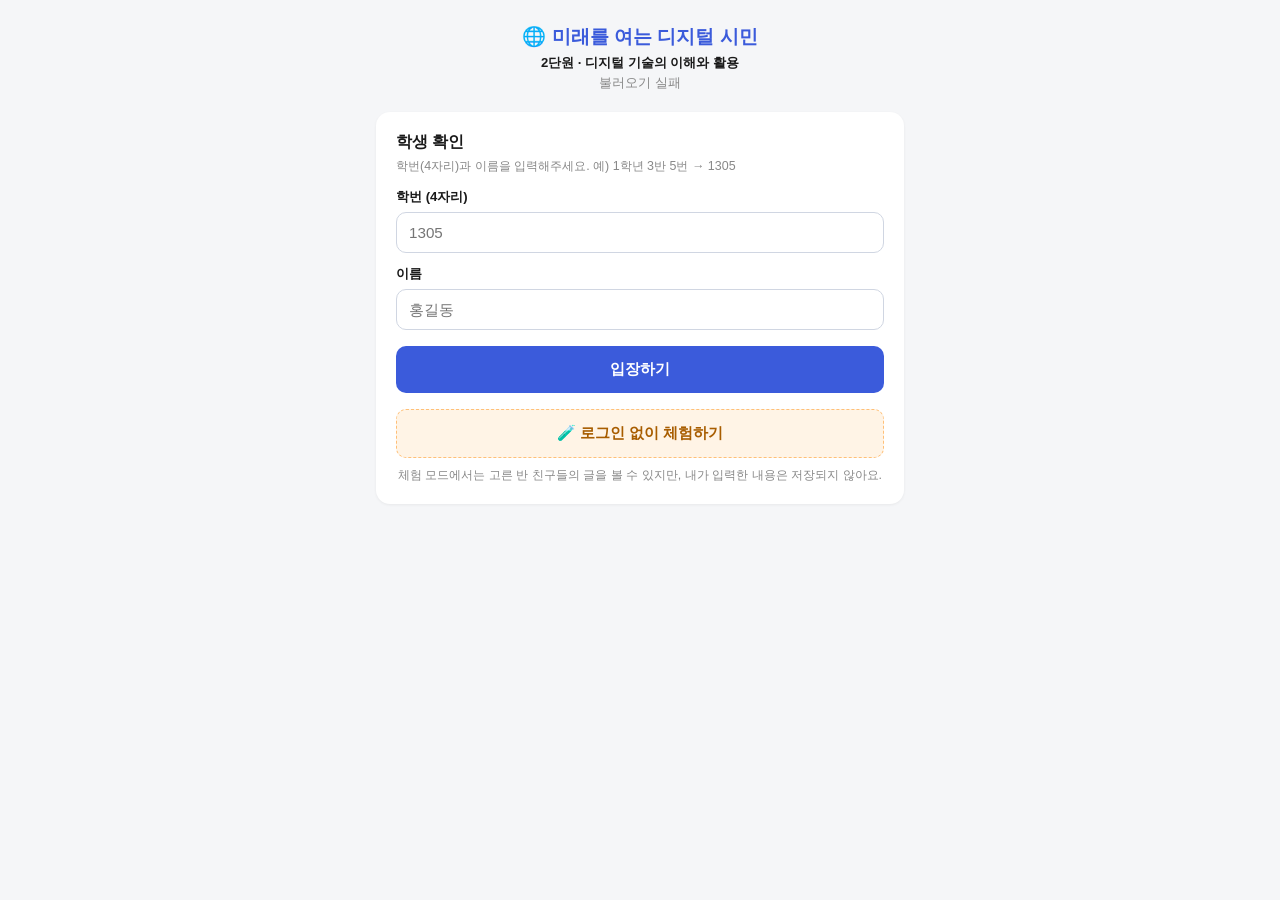
<file: index.html>
<!DOCTYPE html>
<html lang="ko">
<head>
<meta charset="UTF-8">
<meta name="viewport" content="width=device-width, initial-scale=1.0">
<title>미래를 여는 디지털 시민 · 2단원</title>
<link rel="stylesheet" href="common.css?v=4">
<style>
.step { display: none; }
.step.active { display: block; }

.session-card { background: var(--surface); border-radius: 14px; margin-bottom: 12px; box-shadow: 0 1px 3px rgba(0,0,0,0.06); overflow: hidden; }
.session-head {
  display: flex; align-items: center; justify-content: space-between; gap: 10px;
  padding: 16px 18px; cursor: pointer; user-select: none;
}
.session-head h3 { margin: 0; font-size: 1rem; color: var(--text); }
.session-head .chev { color: var(--text-muted); font-size: 0.85rem; transition: transform 0.2s; }
.session-card.open .session-head .chev { transform: rotate(180deg); }
.session-body { display: none; padding: 0 18px 18px; }
.session-card.open .session-body { display: block; }
.activity-list { display: flex; flex-direction: column; gap: 8px; }
.activity-btn {
  display: block; text-align: center; padding: 11px; border-radius: 10px; background: var(--accent-soft);
  color: var(--accent); text-decoration: none; font-size: 0.88rem; font-weight: 600;
}
.activity-btn:active { opacity: 0.8; }
.empty-note { font-size: 0.82rem; color: var(--text-muted); padding: 4px 0; }
</style>
</head>
<body>

<div class="wrap">
  <div class="header">
    <h1>🌐 미래를 여는 디지털 시민</h1>
    <p style="font-weight:700;color:var(--text);margin-bottom:2px">2단원 · 디지털 기술의 이해와 활용</p>
    <p id="semLabel">불러오는 중...</p>
  </div>

  <!-- STEP 1: 로그인 -->
  <div class="step active" id="step-login">
    <div class="card">
      <h2>학생 확인</h2>
      <p class="hint">학번(4자리)과 이름을 입력해주세요. 예) 1학년 3반 5번 → 1305</p>
      <label class="field-label" for="inputId">학번 (4자리)</label>
      <input type="tel" id="inputId" maxlength="4" inputmode="numeric" placeholder="1305">
      <label class="field-label" for="inputName">이름</label>
      <input type="text" id="inputName" placeholder="홍길동">
      <div class="error-msg" id="loginError"></div>
      <button class="btn" id="loginBtn" onclick="onLogin()">입장하기</button>
      <button class="btn guest" onclick="toggleGuest()">🧪 로그인 없이 체험하기</button>
      <div id="guestBox" style="display:none;margin-top:10px">
        <label class="field-label" for="guestBan">체험할 반 선택</label>
        <select id="guestBan" style="width:100%;padding:11px;border:1.5px solid var(--border);border-radius:10px;font-family:inherit;font-size:0.95rem"><option value="">불러오는 중...</option></select>
        <button class="btn guest" style="margin-top:10px" onclick="onGuest()">이 반으로 체험 시작</button>
      </div>
      <p class="hint" style="margin:8px 0 0;text-align:center">체험 모드에서는 고른 반 친구들의 글을 볼 수 있지만, 내가 입력한 내용은 저장되지 않아요.</p>
    </div>
  </div>

  <!-- STEP 2: 차시 목록 -->
  <div class="step" id="step-main">
    <div class="who-banner">
      <span id="welcomeLabel"></span>
      <button onclick="onLogout()" id="logoutBtn">다른 학생으로</button>
    </div>

    <div class="card" style="font-size:0.85rem;line-height:1.6"><b>💡 대단원 질문</b><br>익숙한 도구가 늘 정답일까? 디지털 기술을 이해하고 인공지능과 협력할 때, 무엇을 중심에 두어야 할까?</div>

    <div id="sessionList"></div>
    <p style="text-align:center;margin-top:24px"><a href="teacher.html" style="font-size:0.75rem;color:var(--text-muted)">교사용 현황</a></p>
  </div>
</div>

<script src="session.js?v=4"></script>
<script>
const DB_URL = 'https://gwangsu-on-default-rtdb.firebaseio.com';
const TEACHER_ID = '3000';
const TEACHER_NAME = '김병선';

// 차시별 활동 목록 — 활동이 준비되면 links 배열에 { label, href } 형태로 추가하면 된다.
// href는 같은 저장소 안의 다른 html 파일 경로(예: 'session1-1.html')를 넣으면 되고,
// 그 페이지에서 session.js의 requireSrLogin()을 호출하면 여기서 확인한 학번/이름을
// 그대로 이어받는다.
const SESSIONS = [
  { title: '1차시 · 디지털 도구, 어떻게 사용해야 할까? (pp.26~31)', links: [
    { label: '① 상황 이해하기 — 블루투스로 800MB를?', href: 'session1-1.html' },
    { label: '② 핵심 개념 탐험 + 개념 퀴즈', href: 'session1-2.html' },
    { label: '③ 활동1 · 같은 미션, 다른 선택! (도구 비교)', href: 'session1-3.html' },
  ] },
  { title: '2차시 · 인공지능과 잘 협력하려면? (pp.31~35)', links: [
    { label: '① 인공지능의 한계와 인간의 역할', href: 'session2-1.html' },
    { label: '② 활동2 · 프롬프트 실험하기', href: 'session2-2.html' },
  ] },
  { title: '3차시 · 도구를 고르는 나의 기준 (pp.36~39)', links: [
    { label: '① 무엇이 문제였을까? + 나의 원칙', href: 'session3-1.html' },
    { label: '② 디지털 도구 활용 가이드 만들기', href: 'session3-2.html' },
  ] },
  { title: '4차시 · 점검·공유·성찰 (pp.39~43)', links: [
    { label: '① 가이드 점검하고 친구 가이드 둘러보기', href: 'session4-1.html' },
    { label: '② 성찰하기 · 정리 퀴즈 · 실천 다짐', href: 'session4-2.html' },
  ] },
];

function esc(str) {
  if (!str) return '';
  return String(str).replace(/&/g,'&amp;').replace(/</g,'&lt;').replace(/>/g,'&gt;');
}

function showStep(id) {
  document.querySelectorAll('.step').forEach(s => s.classList.remove('active'));
  document.getElementById(id).classList.add('active');
}

function setLoginError(msg) {
  const el = document.getElementById('loginError');
  if (!msg) { el.classList.remove('show'); el.textContent = ''; return; }
  el.textContent = msg;
  el.classList.add('show');
}

function renderSessions() {
  const wrap = document.getElementById('sessionList');
  wrap.innerHTML = SESSIONS.map((s, i) => {
    const body = s.links.length
      ? `<div class="activity-list">${s.links.map(l => `<a class="activity-btn" href="${esc(l.href)}" target="_blank" rel="noopener">${esc(l.label)}</a>`).join('')}</div>`
      : `<div class="empty-note">아직 등록된 활동이 없습니다.</div>`;
    return `<div class="session-card" id="session-${i}">
      <div class="session-head" onclick="toggleSession(${i})">
        <h3>${esc(s.title)}</h3>
        <span class="chev">▾</span>
      </div>
      <div class="session-body">${body}</div>
    </div>`;
  }).join('');
}

window.toggleSession = function(i) {
  document.getElementById('session-' + i).classList.toggle('open');
};

async function loadCurrentConfig() {
  const res = await fetch(`${DB_URL}/config/current.json`);
  if (!res.ok) throw new Error('설정 정보를 불러오지 못했습니다.');
  const data = await res.json();
  return data || { year: new Date().getFullYear(), sem: 1 };
}

window.onLogin = async function() {
  const id = document.getElementById('inputId').value.trim();
  const name = document.getElementById('inputName').value.trim();
  setLoginError('');

  if (!/^\d{4}$/.test(id)) { setLoginError('학번은 4자리 숫자로 입력해주세요.'); return; }
  if (!name) { setLoginError('이름을 입력해주세요.'); return; }

  const btn = document.getElementById('loginBtn');
  btn.disabled = true; btn.textContent = '확인 중...';
  try {
    const cfg = await loadCurrentConfig();
    if (id === TEACHER_ID && name === TEACHER_NAME) {
      const teacher = { id, name, isTeacher: true };
      setSrStudent(teacher);
      enterMain(cfg, teacher);
      return;
    }
    const res = await fetch(`${DB_URL}/years/${cfg.year}/students/${id}.json`);
    if (!res.ok) throw new Error('학생 명단을 불러오지 못했습니다.');
    const rec = await res.json();
    if (!rec || String(rec.name).trim() !== name) {
      setLoginError('학번 또는 이름이 일치하지 않습니다. 다시 확인해주세요.');
      return;
    }
    setSrStudent({ id, name: rec.name, grade: rec.grade, ban: rec.ban, num: rec.num, email: rec.email || '' });
    enterMain(cfg, { id, name: rec.name, grade: rec.grade, ban: rec.ban, num: rec.num });
  } catch (e) {
    setLoginError(e.message || '확인 중 오류가 발생했습니다. 잠시 후 다시 시도해주세요.');
  } finally {
    btn.disabled = false; btn.textContent = '입장하기';
  }
};

window.toggleGuest = async function() {
  const box = document.getElementById('guestBox');
  box.style.display = box.style.display === 'none' ? 'block' : 'none';
  const sel = document.getElementById('guestBan');
  if (sel.dataset.loaded) return;
  try {
    const cfg = await loadCurrentConfig();
    const roster = await fetch(`${DB_URL}/years/${cfg.year}/students.json`).then(r => r.json()) || {};
    const bans = [...new Set(Object.values(roster).map(s => s.grade + '-' + s.ban))]
      .sort((a, b) => { const [ga, ba] = a.split('-').map(Number), [gb, bb] = b.split('-').map(Number); return ga - gb || ba - bb; });
    sel.innerHTML = '<option value="">반을 골라 주세요</option>' + bans.map(b => { const [g, c] = b.split('-'); return `<option value="${b}">${g}학년 ${c}반</option>`; }).join('');
    sel.dataset.loaded = '1';
  } catch (e) { setLoginError('반 목록을 불러오지 못했습니다.'); }
};

window.onGuest = async function() {
  const v = document.getElementById('guestBan').value;
  if (!v) { setLoginError('체험할 반을 골라 주세요.'); return; }
  const [grade, ban] = v.split('-').map(Number);
  const guest = { id: 'guest', name: '체험', isGuest: true, grade, ban };
  setSrStudent(guest);
  try { enterMain(await loadCurrentConfig(), guest); } catch (e) { setLoginError('설정 정보를 불러오지 못했습니다.'); }
};

window.onLogout = function() {
  clearSrStudent();
  document.getElementById('inputId').value = '';
  document.getElementById('inputName').value = '';
  setLoginError('');
  showStep('step-login');
};

function enterMain(cfg, student) {
  document.getElementById('semLabel').textContent = `${cfg.year}학년도 ${cfg.sem}학기`;
  document.getElementById('welcomeLabel').textContent = `✓ ${srWhoLabel(student)}${student.isTeacher || student.isGuest ? '' : '님'}`;
  document.getElementById('logoutBtn').textContent = student.isGuest ? '체험 끝내고 로그인하기' : '다른 학생으로';
  renderSessions();
  showStep('step-main');
}

document.getElementById('inputId').addEventListener('keydown', e => {
  if (e.key === 'Enter') { e.preventDefault(); document.getElementById('inputName').focus(); }
});
document.getElementById('inputName').addEventListener('keydown', e => {
  if (e.key === 'Enter') { e.preventDefault(); onLogin(); }
});

window.addEventListener('DOMContentLoaded', async function() {
  let existing = getSrStudent();
  if (existing && existing.isGuest && !existing.grade) { clearSrStudent(); existing = null; }
  try {
    const cfg = await loadCurrentConfig();
    if (existing) {
      enterMain(cfg, existing);
    } else {
      document.getElementById('semLabel').textContent = `${cfg.year}학년도 ${cfg.sem}학기`;
    }
  } catch (e) {
    document.getElementById('semLabel').textContent = '불러오기 실패';
  }
});
</script>
</body>
</html>
</file>
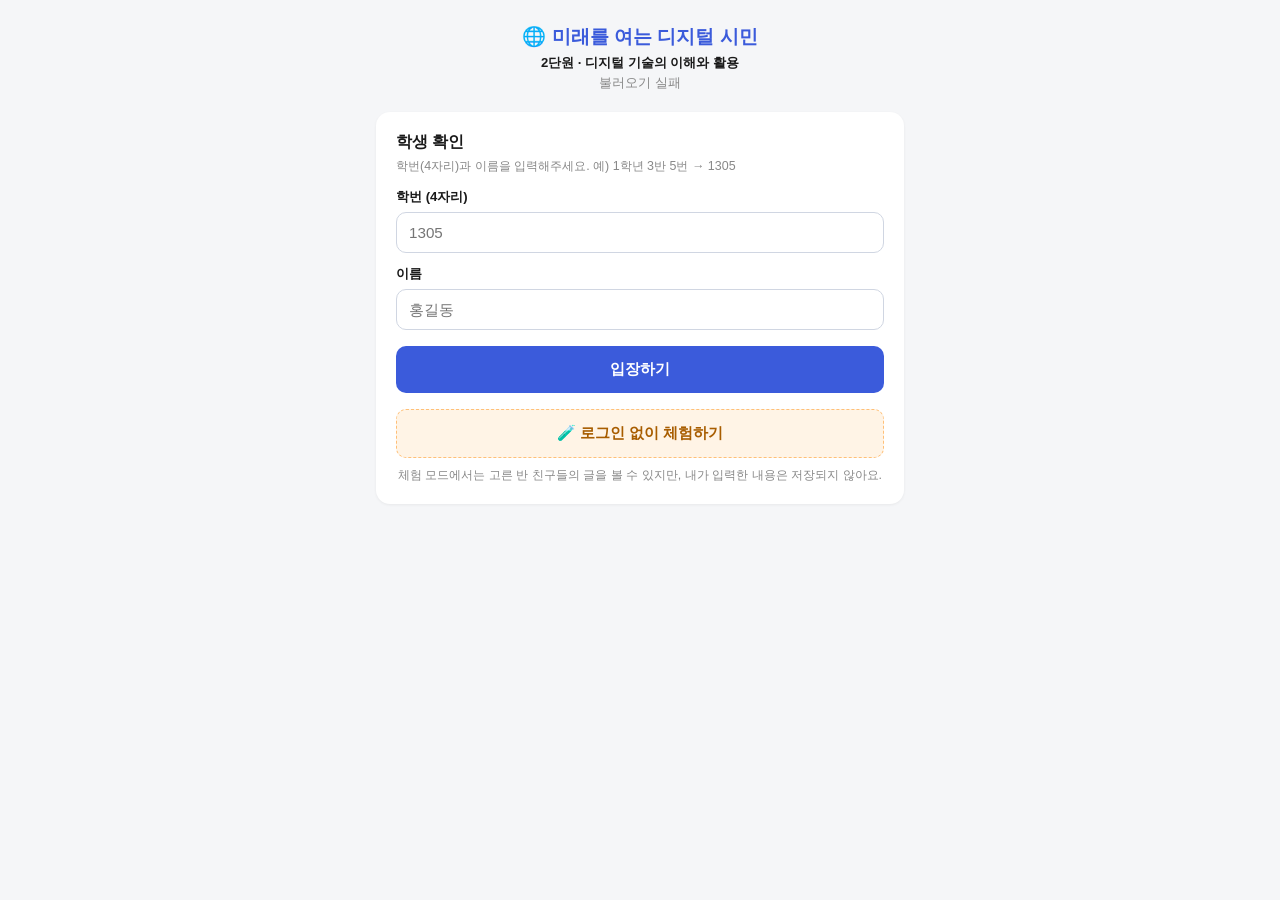
<file: session1-1.html>
<!DOCTYPE html>
<html lang="ko">
<head>
<meta charset="UTF-8">
<meta name="viewport" content="width=device-width, initial-scale=1.0">
<title>1차시 ① 상황 이해하기 — 디지털 시민</title>
<link rel="stylesheet" href="common.css?v=4">
<style>
.comic { display: flex; flex-direction: column; gap: 8px; }
.bubble { background: var(--bg); border-radius: 12px; padding: 10px 12px; font-size: 0.86rem; line-height: 1.55; }
.bubble.sys { background: #fff1f0; color: #c0392b; font-weight: 600; }
.progress { height: 10px; border-radius: 6px; background: #eee; overflow: hidden; margin-top: 6px; }
.progress div { width: 8%; height: 100%; background: var(--danger); }
</style>
</head>
<body>
<div class="wrap">
  <div id="dc-head"></div>

  <div class="concept">
    <h3>📱 생활 속 문제 발견 (p.28)</h3>
    <div class="comic">
      <div class="bubble">📂 학습 정리 자료(<b>800MB</b>)를 반 친구들에게 블루투스로 보내려고 한다.</div>
      <div class="bubble sys">🔵 첫 번째 친구 전송 완료… 전송 속도: 매우 느림
        <div class="progress"><div></div></div><span class="dc-muted">8%</span></div>
      <div class="bubble">⏰ 곧 수업이 시작되는데… <b>여러 명에게 빠르게 보내는 방법은 없을까?</b></div>
    </div>
    <p style="margin:10px 0 0">사진 보내기, 자료 전달, 함께 파일 편집은 이제 일상이에요. 하지만 같은 파일이라도 상황에 따라 <b>더 적합한 방법</b>이 따로 있어요.</p>
  </div>

  <div id="form"></div>
  <div id="board"></div>
</div>

<script src="session.js?v=4"></script>
<script src="dc.js?v=4"></script>
<script>
const FIELDS = [
  { id: 'why', type: 'textarea', short: '블루투스를 고른 이유', label: '1. 학습 정리 자료를 블루투스로 보내려고 한 이유는 무엇일까?' },
  { id: 'better', type: 'textarea', short: '더 나은 방법', label: '2. 여러 명에게 대용량 자료를 보낼 때, 더 나은 방법은 무엇일까?', hint: '그 방법이 왜 더 나은지 까닭도 함께 적어 보세요.' },
];
DC.start({ title: '1차시 ① 상황 이해하기', subtitle: '디지털 도구, 어떻게 사용해야 할까?' }).then(() => {
  DC.form({ mount: '#form', key: 's1/situation', title: '✏️ 내 생각 적기', fields: FIELDS, required: ['why', 'better'] });
  DC.board({ mount: '#board', key: 's1/situation', title: '👀 우리 반 친구들의 생각', hint: '공감 가는 생각에 ❤️, 궁금한 점은 댓글로 물어보세요.', fields: FIELDS, sort: 'likes' });
});
</script>
</body>
</html>
</file>
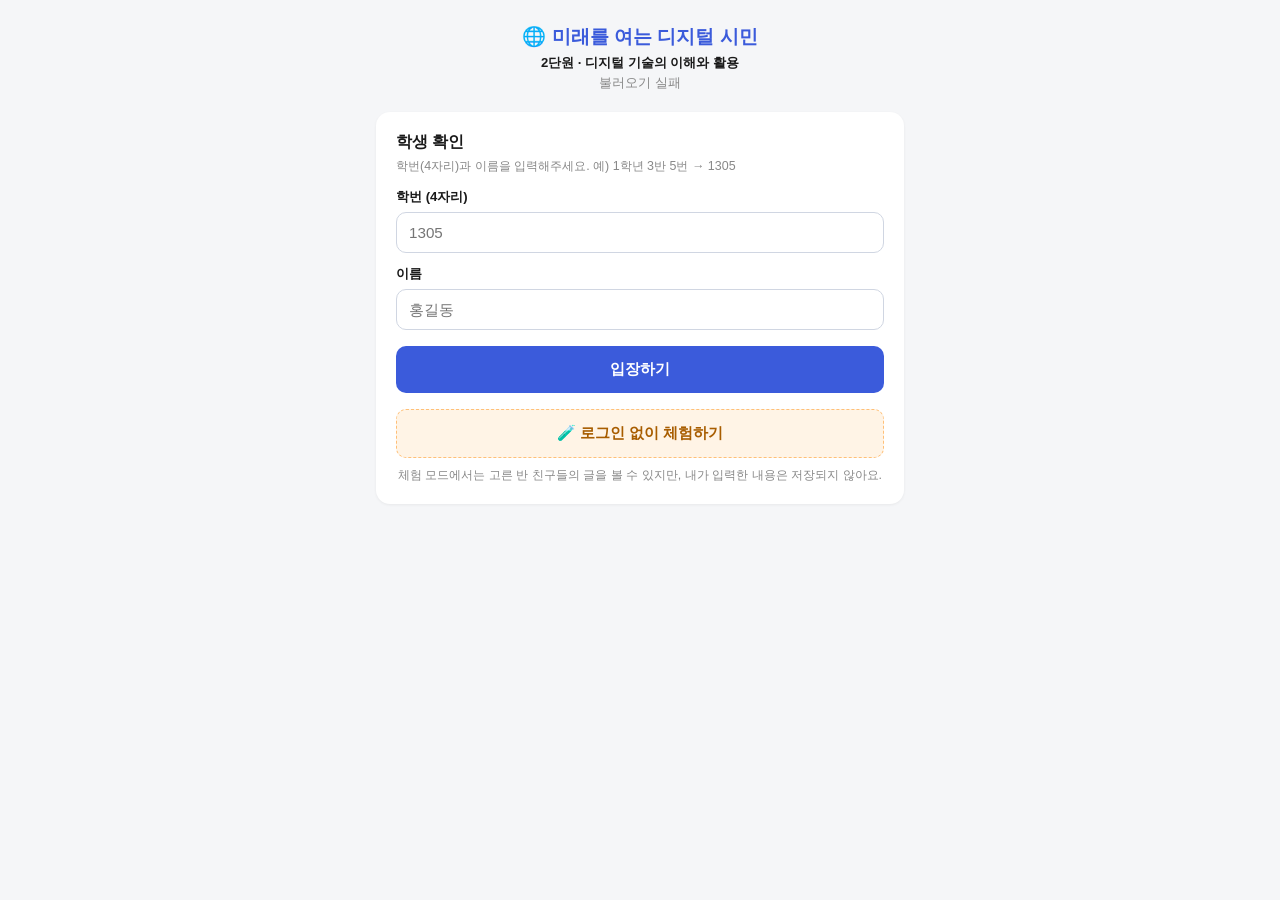
<file: session1-2.html>
<!DOCTYPE html>
<html lang="ko">
<head>
<meta charset="UTF-8">
<meta name="viewport" content="width=device-width, initial-scale=1.0">
<title>1차시 ② 핵심 개념 탐험 — 디지털 시민</title>
<link rel="stylesheet" href="common.css?v=4">
<style>
.panel { display: none; }
.panel.active { display: block; }
.flow { display: flex; flex-direction: column; align-items: stretch; gap: 4px; margin: 10px 0; }
.flow .node { background: var(--accent-soft); color: var(--accent); border-radius: 10px; padding: 8px 12px; text-align: center; font-weight: 700; font-size: 0.82rem; }
.flow .node.dc { background: var(--accent); color: #fff; }
.flow .arrow { text-align: center; font-size: 0.76rem; color: var(--text-muted); }
.chip { display: inline-block; background: var(--accent-soft); color: var(--accent); border-radius: 6px; padding: 0 7px; font-weight: 700; font-size: 0.8rem; }
.term-grid { display: grid; grid-template-columns: 70px 1fr; gap: 6px 10px; font-size: 0.84rem; }
.term-grid b { color: var(--accent); }
.rv { border-radius: 10px; padding: 10px 12px; margin: 8px 0; font-size: 0.84rem; line-height: 1.6; background: #f6f8fc; border-left: 4px solid var(--border); }
.rv.ok { background: #ebfbee; border-left-color: #2f9e44; }
.rv.ng { background: var(--danger-soft); border-left-color: var(--danger); }
.rv .why { color: #444; margin-top: 4px; }
.scorebox { text-align: center; font-size: 1.1rem; font-weight: 800; color: var(--accent); margin: 10px 0 4px; }
.stat-sum { display: flex; gap: 8px; margin-bottom: 10px; }
.stat-sum div { flex: 1; background: var(--surface); border-radius: 12px; padding: 10px; text-align: center; font-size: 0.78rem; color: var(--text-muted); }
.stat-sum b { display: block; font-size: 1.25rem; color: var(--accent); }
.worst { background: #fff8e6; border-left: 4px solid #f0b429; border-radius: 8px; padding: 10px 12px; font-size: 0.84rem; line-height: 1.6; margin-top: 10px; }
</style>
</head>
<body>
<div class="wrap">
  <div id="dc-head"></div>

  <div class="tabs" id="tabs">
    <button class="tab-btn active" data-p="p1">디지털 기술</button>
    <button class="tab-btn" data-p="p2">인공지능</button>
    <button class="tab-btn" data-p="p3">무선 네트워크</button>
    <button class="tab-btn" data-p="p4">초연결 환경</button>
  </div>

  <div class="panel active" id="p1">
    <div class="concept">
      <h3>💾 디지털 기술 (p.29)</h3>
      <p style="margin:0">문자·소리·이미지 등의 정보를 <span class="chip">0과 1</span>로 표현하여 처리·저장·전달하는 기술이에요. 디지털 기기는 <b>하드웨어</b>와 <b>소프트웨어</b>가 함께 작동해요.</p>
      <table>
        <tr><th>구분</th><th>뜻</th><th>예</th></tr>
        <tr><td><b>하드웨어</b></td><td>정보를 처리하거나 소프트웨어를 실행하는 물리적 장치</td><td>스마트폰, 노트북, 태블릿</td></tr>
        <tr><td><b>소프트웨어</b></td><td>하드웨어에서 실행되어 다양한 기능을 수행하는 프로그램</td><td>메모 앱, 웹 브라우저, 동영상 앱</td></tr>
      </table>
      <p class="dc-muted" style="margin:0">💡 눈에 보이고 손으로 만질 수 있으면 하드웨어, 그 안에서 돌아가는 프로그램이면 소프트웨어!</p>
    </div>
  </div>

  <div class="panel" id="p2">
    <div class="concept">
      <h3>🤖 인공지능과 생성형 인공지능 (p.29)</h3>
      <p style="margin:0">입력된 정보를 바탕으로 <b>추론</b>하여 결과를 예측하거나 대상을 분류하고, 정보를 추천하거나 새로운 내용을 생성하는 기술이에요. 그중 <b>생성형 인공지능</b>은 학습한 데이터의 패턴을 바탕으로 글·이미지·소리 등 <b>새로운 콘텐츠를 만드는</b> 인공지능이에요.</p>
      <table>
        <tr><th>구현 방식</th><th>특징</th><th>예</th></tr>
        <tr><td><b>규칙 기반</b></td><td>사람이 판단 규칙을 직접 정함</td><td>규칙 기반 챗봇, 전문가 시스템</td></tr>
        <tr><td><b>기계학습 기반</b></td><td>데이터에서 패턴을 학습함</td><td>사진 분류, 음성 인식, 생성형 인공지능</td></tr>
      </table>
      <p class="dc-muted" style="margin:0 0 8px">실제 인공지능 시스템은 두 방식을 함께 쓰기도 해요.</p>
      <div class="term-grid">
        <b>인공지능</b><span>인간의 인지 활동을 모방한 기술</span>
        <b>추론</b><span>학습한 패턴으로 새 입력을 판단·예측하는 것</span>
        <b>학습</b><span>대량의 데이터를 분석해 규칙·패턴을 스스로 익히는 것</span>
        <b>패턴</b><span>데이터 속에 반복되는 규칙·특징</span>
      </div>
    </div>
  </div>

  <div class="panel" id="p3">
    <div class="concept">
      <h3>📶 무선 네트워크 (p.30)</h3>
      <p style="margin:0">케이블 없이 데이터를 주고받게 하는 통신 방식이에요.</p>
      <table>
        <tr><th>구분</th><th>와이파이(WiFi)</th><th>블루투스(Bluetooth)</th></tr>
        <tr><td>연결 방법</td><td>주로 무선 공유기를 통해 네트워크에 연결</td><td>주로 가까운 기기끼리 직접 연결</td></tr>
        <tr><td>주요 특징</td><td>일반적으로 전송 속도가 빠르며 대용량 데이터를 주고받기에 적합</td><td>일반적으로 전력 소비가 적으며 가까운 기기 사이에서 소용량 데이터를 주고받기에 적합</td></tr>
        <tr><td>활용 예</td><td>인터넷 검색, 온라인 동영상 시청, 클라우드 파일 공유</td><td>무선 이어폰·키보드 연결, 가까운 기기 사이 파일 전송</td></tr>
      </table>
      <p class="dc-muted" style="margin:0">와이파이는 인터넷 자체가 아니라 기기를 무선 네트워크에 연결하는 기술이에요. 실제 성능은 기기 규격과 사용 환경에 따라 달라요.</p>
    </div>
  </div>

  <div class="panel" id="p4">
    <div class="concept">
      <h3>🌐 초연결 환경과 데이터 센터 (p.30)</h3>
      <p style="margin:0">사람·사물·정보가 네트워크로 촘촘히 연결되어 끊임없이 데이터가 오가는 환경이에요. 우리의 요청은 <b>데이터 센터</b>(대규모 서버·저장장치를 갖춘 시설)의 서버에서 처리되어 결과가 기기로 돌아와요.</p>
      <div class="flow">
        <div class="node">📱 스마트폰 · 태블릿 · 노트북 · 데스크톱</div>
        <div class="arrow">▼ 검색어 · 질문</div>
        <div class="node dc">🏢 데이터 센터 (서버가 요청 처리)</div>
        <div class="arrow">▼ 검색 결과 · 답변</div>
        <div class="node">📱 내 기기에 결과 표시</div>
      </div>
      <p style="margin:0">같은 내용을 찾아도 <b>검색 엔진과 AI 도구의 결과는 다를 수 있어요.</b> 목적에 맞는 도구를 고르고, 결과가 믿을 만한지 확인해야 해요.</p>
    </div>
  </div>

  <div id="form"></div>
  <div id="review"></div>
  <div id="stats"></div>
</div>

<script src="session.js?v=4"></script>
<script src="dc.js?v=4"></script>
<script>
const HW = ['하드웨어', '소프트웨어'], AI = ['규칙 기반', '기계학습 기반'], NET = ['와이파이', '블루투스'];
const QUIZ = [
  { id: 'q1', s: '스마트폰', q: '스마트폰은 하드웨어일까, 소프트웨어일까?', opts: HW, a: '하드웨어', why: '스마트폰은 눈에 보이고 만질 수 있는 물리적 장치예요.' },
  { id: 'q2', s: '메모 앱', q: '메모 앱은 하드웨어일까, 소프트웨어일까?', opts: HW, a: '소프트웨어', why: '메모 앱은 하드웨어에서 실행되어 기능을 수행하는 프로그램이에요.' },
  { id: 'q3', s: '규칙 기반 챗봇', q: '사람이 정한 판단 규칙에 따라 답하는 챗봇은 어떤 방식일까?', opts: AI, a: '규칙 기반', why: '규칙 기반은 사람이 판단 규칙을 직접 정해 줘요. 규칙 기반 챗봇이 대표적인 예예요.' },
  { id: 'q4', s: '사진 분류', q: '많은 사진 데이터에서 패턴을 학습해 고양이 사진을 분류하는 인공지능은 어떤 방식일까?', opts: AI, a: '기계학습 기반', why: '데이터에서 패턴을 학습하는 것이 기계학습 기반이에요. 사진 분류, 음성 인식, 생성형 AI가 해당돼요.' },
  { id: 'q5', s: '무선 이어폰', q: '스마트폰에 무선 이어폰을 연결할 때 주로 쓰는 무선 기술은?', opts: NET, a: '블루투스', why: '블루투스는 가까운 기기끼리 직접 연결하며 전력 소비가 적어요. 무선 이어폰·키보드 연결에 알맞아요.' },
  { id: 'q6', s: '동영상 시청', q: '온라인 동영상을 시청할 때 주로 쓰는 무선 기술은?', opts: NET, a: '와이파이', why: '와이파이는 공유기를 통해 네트워크에 연결해 인터넷 검색, 동영상 시청에 알맞아요.' },
  { id: 'q7', s: '800MB 전송', q: '800MB 학습 자료를 여러 명에게 클라우드에 올려 링크로 공유하려 한다. 이때 쓰는 무선 기술은?', opts: NET, a: '와이파이', why: '대용량 데이터는 전송 속도가 빠른 와이파이로 클라우드에 올려 공유하는 것이 더 빠르고 안정적이에요.' },
  { id: 'q8', s: '생성형 AI 정의', q: '생성형 인공지능을 가장 알맞게 설명한 것은?', opts: ['정해진 규칙에 따라 정해진 답만 말하는 기술', '학습한 데이터의 패턴을 바탕으로 글·이미지·소리 등 새로운 콘텐츠를 만드는 기술', '사람이 직접 모든 답을 입력해 두는 데이터베이스', '와이파이로 기기를 연결해 주는 기술'], a: '학습한 데이터의 패턴을 바탕으로 글·이미지·소리 등 새로운 콘텐츠를 만드는 기술', why: '생성형 인공지능은 학습한 패턴을 바탕으로 새로운 콘텐츠를 만들어 내요.' },
];
const FIELDS = QUIZ.map((x, i) => ({ id: x.id, type: 'radio', label: (i + 1) + '. ' + x.q, options: x.opts, short: x.s }));
const calcScore = (ans) => QUIZ.filter(x => ans[x.id] === x.a).length;
let mine = null;

document.querySelectorAll('#tabs .tab-btn').forEach(b => b.onclick = () => {
  document.querySelectorAll('#tabs .tab-btn').forEach(x => x.classList.toggle('active', x === b));
  document.querySelectorAll('.panel').forEach(p => p.classList.toggle('active', p.id === b.dataset.p));
});

function showReview(ans) {
  const sc = calcScore(ans);
  document.getElementById('review').innerHTML = '<div class="card"><h2>📝 채점 결과</h2><div class="scorebox">' + sc + ' / ' + QUIZ.length + '점</div>' +
    QUIZ.map((x, i) => {
      const ok = ans[x.id] === x.a;
      return '<div class="rv ' + (ok ? 'ok' : 'ng') + '"><b>' + (ok ? '⭕' : '❌') + ' ' + (i + 1) + '. ' + DC.esc(x.s) + '</b><br>내 답: ' + DC.esc(ans[x.id] || '(선택 안 함)') +
        (ok ? '' : '<br>정답: <b>' + DC.esc(x.a) + '</b>') + '<div class="why">💡 ' + DC.esc(x.why) + '</div></div>';
    }).join('') + '<p class="hint" style="margin:8px 0 0">답을 바꿔 다시 저장하면 점수가 새로 계산돼요.</p></div>';
}

function paintStats(recs) {
  const list = Object.keys(recs || {}).map(k => recs[k]).filter(r => r && r.answers);
  const n = list.length;
  if (!n) { document.getElementById('stats').innerHTML = ''; return; }
  const rates = QUIZ.map(x => Math.round(list.filter(r => r.answers[x.id] === x.a).length / n * 100));
  const minRate = Math.min.apply(null, rates);
  const avg = (list.reduce((s, r) => s + calcScore(r.answers), 0) / n).toFixed(1);
  const items = QUIZ.map((x, i) => ({ label: (i + 1) + '. ' + x.s, value: rates[i], highlight: rates[i] === minRate && minRate < 100 }));
  const wi = rates.indexOf(minRate), w = QUIZ[wi];
  document.getElementById('stats').innerHTML = '<div class="dc-board"><div class="dc-board-title">📊 우리 반 퀴즈 결과</div>' +
    '<div class="stat-sum"><div><b>' + n + '명</b>참여</div><div><b>' + avg + '점</b>반 평균 (' + QUIZ.length + '점 만점)</div></div>' +
    DC.barsHtml(items, { title: '문항별 정답률', unit: '%', max: 100 }) +
    (minRate < 100 ? '<div class="worst">🔍 가장 많이 틀린 문항: <b>' + (wi + 1) + '번 ' + DC.esc(w.s) + '</b> (정답률 ' + minRate + '%)<br>💡 ' + DC.esc(w.why) + '</div>' : '<div class="worst">🎉 모든 문항을 우리 반 모두가 맞혔어요!</div>') +
    '<p class="dc-muted" style="margin-top:8px">10초마다 자동으로 새로 고쳐져요.</p></div>';
}
function refreshStats() {
  const box = document.getElementById('stats');
  if (!mine && !DC.canPeek()) {
    box.innerHTML = '<div class="dc-locked">🔒 퀴즈를 풀고 저장하면 우리 반 정답률을 볼 수 있어요.</div>'; return;
  }
  DC.get('s1/quiz/' + DC.myBan()).then(paintStats).catch(() => {});
}

DC.start({ title: '1차시 ② 핵심 개념 탐험', subtitle: '디지털 기술 · 인공지능 · 무선 네트워크 (pp.29–30)' }).then(() => {
  DC.form({
    mount: '#form', key: 's1/quiz', title: '🎯 개념 퀴즈', fields: FIELDS, required: QUIZ.map(x => x.id),
    hint: '위에서 탐험한 개념으로 풀어 보세요. 저장하면 바로 채점하고 해설을 보여 줘요.', saveLabel: '💾 저장하고 채점하기',
    validate: (ans) => { ans.score = calcScore(ans); return ''; },   // 저장 직전에 점수를 answers에 함께 기록
    onLoad: (rec) => { if (rec && rec.answers) { mine = rec; showReview(rec.answers); } refreshStats(); },
    onSaved: (rec) => { mine = rec; showReview(rec.answers); refreshStats(); document.getElementById('review').scrollIntoView({ behavior: 'smooth' }); },
  });
  setInterval(() => { if (!document.hidden) refreshStats(); }, 10000);
});
</script>
</body>
</html>
</file>
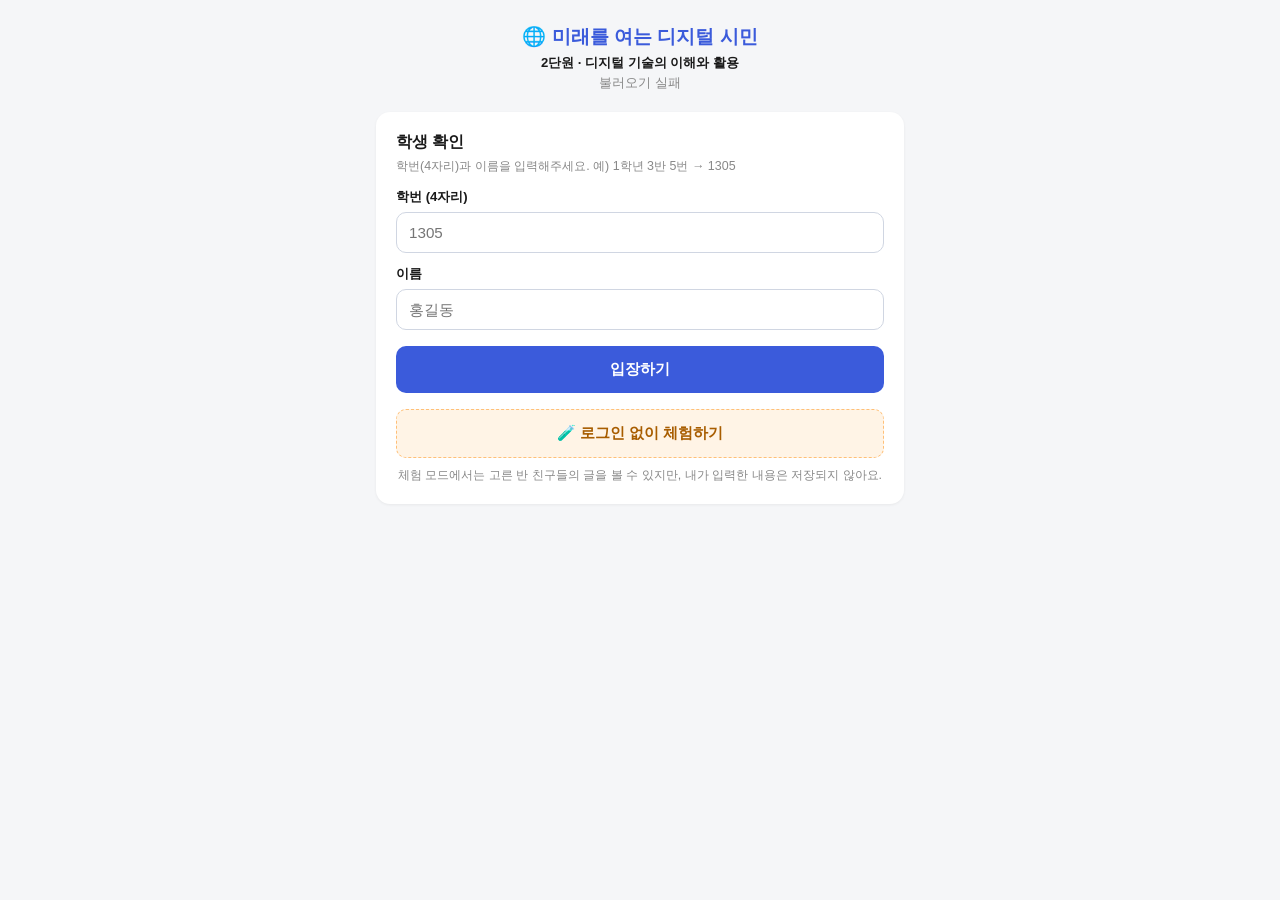
<file: session1-3.html>
<!DOCTYPE html>
<html lang="ko">
<head>
<meta charset="UTF-8">
<meta name="viewport" content="width=device-width, initial-scale=1.0">
<title>1차시 ③ 같은 미션, 다른 선택! — 디지털 시민</title>
<link rel="stylesheet" href="common.css?v=4">
<style>
.cmp { width: 100%; border-collapse: collapse; font-size: 0.78rem; margin: 6px 0 10px; table-layout: fixed; }
.cmp th, .cmp td { border: 1px solid #e1e6f2; padding: 5px 6px; vertical-align: top; word-break: break-word; }
.cmp th { background: #f2f4fa; }
.cmp td:first-child { width: 22%; background: #fafbfe; font-weight: 700; color: var(--accent); }
.mt { font-weight: 800; font-size: 0.82rem; margin-top: 8px; }
.pair { background: #fff8e6; border-radius: 8px; padding: 8px 10px; font-size: 0.82rem; margin-top: 6px; }
</style>
</head>
<body>
<div class="wrap">
  <div id="dc-head"></div>

  <div class="concept">
    <h3>🧪 활동 1 · 같은 미션, 다른 선택! (p.31)</h3>
    <p style="margin:0 0 6px">아래 두 미션을 <b>서로 다른 두 가지 도구</b>로 직접 해 보고, 결과를 표처럼 정리해 봐요. 같은 일도 도구에 따라 과정과 결과가 달라져요.</p>
    <table>
      <tr><th>미션 1</th><td>오늘 저녁 우리 동네 날씨 알아보기<br><span class="dc-muted">두 방법 모두 예보 내용, 정보의 출처, 업데이트 시각을 확인해 적어요.</span></td></tr>
      <tr><th>미션 2</th><td>선생님이 주신 50MB 연습용 사진 파일을 같은 교실 친구 4명에게 전달하기<br><span class="dc-muted">두 방법 모두 걸린 시간, 받는 사람의 확인 여부, 실패했다면 그 까닭을 적어요.</span></td></tr>
    </table>
    <p class="dc-muted" style="margin:0">⚠️ 인공지능에 이름·친구 사진·계정 정보는 넣지 마세요.</p>
  </div>

  <div id="form"></div>
  <div id="board"></div>
</div>

<script src="session.js?v=4"></script>
<script src="dc.js?v=4"></script>
<script>
const TOOLS = ['생성형 인공지능', '포털 검색', '지도 앱', '날씨 앱', '캘린더 앱', '기기 간 직접 전송(블루투스·에어드롭 등)', '클라우드 공유(링크)', '메신저 단체방', '기타'];
const M = [
  { n: 1, title: '미션 1 · 우리 동네 날씨 알아보기', res: '예보 내용, 정보의 출처, 업데이트 시각을 적어 보세요.', ex: ['포털 검색', '생성형 인공지능'] },
  { n: 2, title: '미션 2 · 50MB 사진을 친구 4명에게', res: '전달 결과, 받는 사람의 확인 여부, 실패했다면 그 까닭을 적어 보세요.', ex: ['기기 간 직접 전송(블루투스·에어드롭 등)', '클라우드 공유(링크)'] },
];
const groups = [], ALL = [];
M.forEach(m => [1, 2].forEach(k => {
  const p = 'm' + m.n + '_' + k + '_';
  const fs = [
    { id: p + 'tool', type: 'radio', label: '사용한 도구', options: TOOLS, short: '도구', hint: '예) ' + m.ex[k - 1] },
    { id: p + 'etc', type: 'text', label: '기타를 골랐다면 어떤 도구인가요?', short: '기타 도구', placeholder: '예) 학급 밴드' },
    { id: p + 'result', type: 'textarea', label: '결과와 확인한 내용', short: '결과·확인', hint: m.res },
    { id: p + 'time', type: 'number', label: '걸린 시간', short: '걸린 시간', prefix: '약', suffix: '분' },
    { id: p + 'pain', type: 'text', label: '불편했던 점', short: '불편한 점' },
  ];
  groups.push({ title: m.title.split(' · ')[0] + ' — 방법 ' + k, fields: fs });
  ALL.push.apply(ALL, fs);
}));
groups.push({ title: '짝과 비교하기', fields: [
  { id: 'pair', type: 'textarea', label: '2. 짝과 표를 비교해 보고, 서로 다른 도구를 선택한 까닭과 결과에서 가장 크게 달라진 점을 적어 보자.', short: '짝 비교', rows: 4 },
] });
const FIELDS = ALL.concat(groups[groups.length - 1].fields);

const toolOf = (a, p) => a[p + 'tool'] === '기타' ? '기타' + (a[p + 'etc'] ? ': ' + a[p + 'etc'] : '') : (a[p + 'tool'] || '');
const shortTool = t => t.replace(/\(.*\)/, '');

DC.start({ title: '1차시 ③ 같은 미션, 다른 선택!', subtitle: '알맞은 방법 찾기 · 도구를 바꾸면 결과도 달라져요' }).then(() => {
  DC.form({
    mount: '#form', key: 's1/mission', title: '✏️ 미션 결과 표 정리', groups, fields: undefined,
    hint: '도구는 방법 1, 방법 2에서 서로 다르게 골라 보세요. 직접 해 본 시간을 적어요.',
    required: ['m1_1_tool', 'm1_1_result', 'm1_1_time', 'm1_2_tool', 'm1_2_result', 'm1_2_time', 'm2_1_tool', 'm2_1_result', 'm2_1_time', 'm2_2_tool', 'm2_2_result', 'm2_2_time', 'pair'],
    validate: (a) => {
      for (const m of [1, 2]) for (const k of [1, 2]) {
        const p = 'm' + m + '_' + k + '_';
        if (a[p + 'tool'] === '기타' && !a[p + 'etc']) return '미션 ' + m + ' 방법 ' + k + '에서 기타 도구가 무엇인지 적어 주세요.';
        if (!(Number(a[p + 'time']) >= 0)) return '걸린 시간은 0 이상의 숫자로 적어 주세요.';
      }
      return '';
    },
  });

  const cardHtml = (r) => {
    const a = r.answers;
    return [1, 2].map(n => {
      const c = k => { const p = 'm' + n + '_' + k + '_'; return [toolOf(a, p), a[p + 'result'], (a[p + 'time'] === '' || a[p + 'time'] === undefined ? '-' : a[p + 'time'] + '분'), a[p + 'pain'] || '-']; };
      const x = c(1), y = c(2), rows = ['도구', '결과·확인', '걸린 시간', '불편한 점'];
      return '<div class="mt">미션 ' + n + (n === 1 ? ' · 동네 날씨' : ' · 50MB 사진 전달') + '</div><table class="cmp"><tr><th></th><th>방법 1</th><th>방법 2</th></tr>' +
        rows.map((t, i) => '<tr><td>' + t + '</td><td>' + DC.nl2br(x[i]) + '</td><td>' + DC.nl2br(y[i]) + '</td></tr>').join('') + '</table>';
    }).join('') + (a.pair ? '<div class="pair"><b>🤝 짝 비교</b><br>' + DC.nl2br(a.pair) + '</div>' : '');
  };

  const extraTop = (list) => {
    if (!DC.canPeek() && !list.some(r => r.id === DC.student.id)) return '';
    if (!list.length) return '';
    let h = '<div class="dc-board-title">📊 우리 반 도구 선택 집계</div>';
    M.forEach(m => {
      const cnt = {}, tm = {};
      list.forEach(r => [1, 2].forEach(k => {
        const p = 'm' + m.n + '_' + k + '_', t = r.answers[p + 'tool'];
        if (!t) return;
        const key = shortTool(t);
        cnt[key] = (cnt[key] || 0) + 1;
        const v = parseFloat(r.answers[p + 'time']);
        if (!isNaN(v)) (tm[key] = tm[key] || []).push(v);
      }));
      const items = Object.keys(cnt).sort((a, b) => cnt[b] - cnt[a]).map(k => ({ label: k, value: cnt[k] }));
      const avgs = Object.keys(tm).map(k => ({ label: k + ' (' + tm[k].length + '건)', value: Math.round(tm[k].reduce((s, v) => s + v, 0) / tm[k].length * 10) / 10 })).sort((a, b) => a.value - b.value);
      if (avgs.length) avgs[0].highlight = true;
      h += DC.barsHtml(items, { title: m.title + ' — 선택한 도구(방법 1·2 합산)', unit: '건' }) +
        DC.barsHtml(avgs, { title: m.title + ' — 도구별 평균 걸린 시간' + (m.n === 2 ? ' ⏱️ 비교해 보세요!' : ''), unit: '분' });
    });
    return h + '<p class="dc-muted" style="margin-bottom:12px">초록색 막대는 평균 시간이 가장 짧은 도구예요. 아래에서 친구들의 표도 살펴보세요.</p>';
  };

  DC.board({ mount: '#board', key: 's1/mission', title: '👀 우리 반 친구들의 미션 표', hint: '친구는 어떤 도구를 골랐을까요? 비교해 보고 ❤️와 댓글로 반응해 주세요.', fields: FIELDS, cardHtml, extraTop, sort: 'recent' });
});
</script>
</body>
</html>
</file>
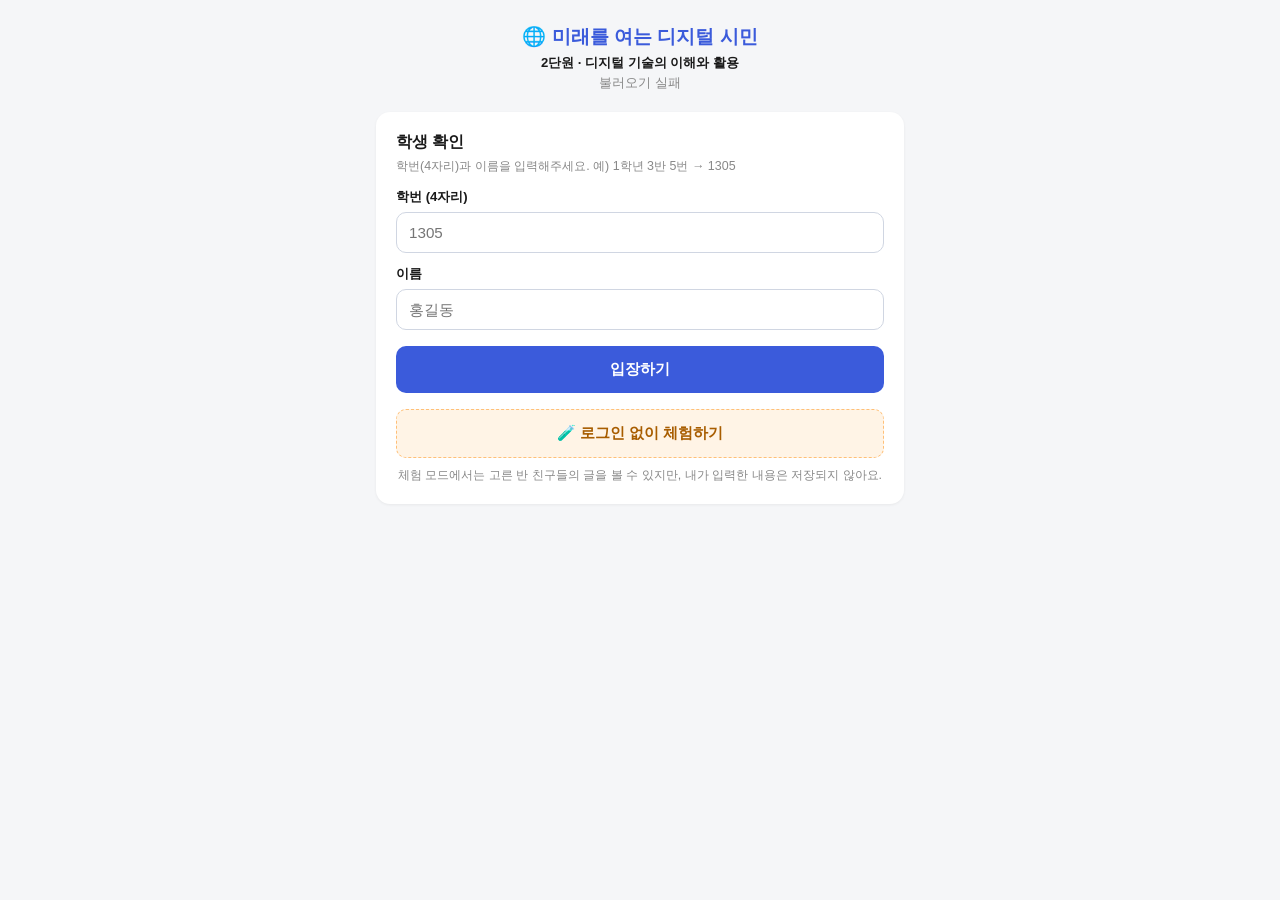
<file: session2-1.html>
<!DOCTYPE html>
<html lang="ko">
<head>
<meta charset="UTF-8">
<meta name="viewport" content="width=device-width, initial-scale=1.0">
<title>2차시 ① 인공지능의 한계와 인간의 역할 — 디지털 시민</title>
<link rel="stylesheet" href="common.css?v=4">
<style>
.dc-group .concept { box-shadow: none; border: 1px solid #e1e6f2; padding: 12px 14px; margin: 10px 0; }
.dc-group .dc-info:has(.concept), .dc-group .dc-info:has(#game) { background: none; border: none; padding: 0; margin: 0; }
.case { background: #fff1f0; border-left: 4px solid var(--danger); border-radius: 8px; padding: 10px 12px; font-size: 0.84rem; line-height: 1.65; }
.gstep { display: flex; align-items: center; gap: 6px; background: var(--bg); border-radius: 10px; padding: 8px 10px; margin: 6px 0; flex-wrap: wrap; }
.gstep .pos { background: var(--accent); color: #fff; border-radius: 50%; width: 22px; height: 22px; text-align: center; font-size: 0.75rem; line-height: 22px; font-weight: 700; flex: none; }
.gstep .nm { flex: 1; min-width: 110px; font-size: 0.88rem; font-weight: 700; }
.gstep button { border: 1.5px solid var(--border); background: var(--surface); border-radius: 8px; padding: 5px 9px; font-size: 0.8rem; cursor: pointer; font-family: inherit; }
.gstep button.on { background: var(--accent); border-color: var(--accent); color: #fff; font-weight: 700; }
.gstep button.ai.on { background: #e8590c; border-color: #e8590c; }
.gfb { margin-top: 10px; font-size: 0.84rem; line-height: 1.7; background: #f6f8fc; border-radius: 10px; padding: 10px 12px; }
.gfb .good { color: #2f9e44; font-weight: 700; } .gfb .bad { color: var(--danger); font-weight: 700; }
.backrow { display: flex; gap: 6px; flex-wrap: wrap; margin: 6px 0; }
.backrow button { border: 1.5px solid var(--border); background: var(--surface); border-radius: 8px; padding: 6px 10px; font-size: 0.8rem; cursor: pointer; font-family: inherit; }
.backrow button.on { background: var(--accent); border-color: var(--accent); color: #fff; font-weight: 700; }
</style>
</head>
<body>
<div class="wrap">
  <div id="dc-head"></div>
  <div id="form"></div>
  <div id="board"></div>
</div>

<script src="session.js?v=4"></script>
<script src="dc.js?v=4"></script>
<script>
// ---------- 교과서 내용 (개념 카드 html) ----------
const C_HALL = '<div class="concept"><h3>🌀 환각(Hallucination) 현상 (p.32)</h3>' +
  '<p style="margin:0 0 6px">인공지능의 결과가 항상 정확한 것은 아니에요. <b>환각</b>이란 생성형 인공지능이 사실이 아니거나 근거가 불분명한 내용을 <b>사실처럼</b> 제시하는 현상이에요.</p>' +
  '<ul style="margin:0 0 6px;padding-left:20px"><li>존재하지 않는 사실을 지어내거나 잘못된 출처·인용을 제시함</li><li>사실과 다른 정보나 오개념을 주장함</li><li>논리적 모순이나 비약이 포함됨</li></ul>' +
  '<p style="margin:0">👉 중요한 정보는 반드시 <b>믿을 만한 다른 출처와 비교</b>해 확인해요.</p></div>';
const C_LIMIT = '<div class="concept"><h3>⚠️ 인공지능의 한계와 원인</h3><table>' +
  '<tr><th>한계</th><th>원인</th></tr>' +
  '<tr><td><b>맥락 이해의 한계</b></td><td>질문이나 지시가 모호하면 의도와 다른 답변을 만들 수 있다.</td></tr>' +
  '<tr><td><b>편향된 결과</b></td><td>학습 데이터에 특정 집단이나 관점이 치우쳐 있으면 결과에도 편향이 나타날 수 있다.</td></tr>' +
  '<tr><td><b>최신 정보 부재</b></td><td>학습 이후의 정보나 실시간 정보를 반영하지 못할 수 있다. 다만 웹 검색 기능을 사용하면 일부 보완할 수 있다.</td></tr></table></div>';
const C_CASE = '<div class="concept"><h3>📖 환각 사례 — 인공지능의 답, 그대로 써도 될까? (p.43)</h3>' +
  '<div class="case">미국의 한 변호사가 재판 서류에 쓸 <b>판례</b>(비슷한 사건에서 법원이 내린 판단 기록)를 생성형 인공지능 챗봇에게 물었다. 챗봇은 사건 이름과 판결 내용이 있는 자료를 여러 건 제시했고, 진짜처럼 보여 그대로 법원에 제출했다. 하지만 상대편 변호사도 판사도 그 판례를 찾을 수 없었다. 실제로 존재하지 않는, 인공지능이 그럴듯하게 <b>지어낸 답변</b>이었다.</div>' +
  '<p style="margin:8px 0 0">문제는 인공지능을 사용했다는 사실 자체가 아니라, 정확해야 하는 상황에서 <b>답변만 믿고 공식 자료로 다시 확인하지 않은 것</b>이에요. 판례처럼 정확해야 하는 정보는 법원 기록이나 믿을 만한 검색 시스템에서 실제로 존재하는지 확인해야 해요.</p></div>';
const C_ROLE = '<div class="concept"><h3>🤝 인공지능과 협력할 때 인간의 역할</h3>' +
  '<p style="margin:0">인공지능은 사람이 정한 목적과 지시에 따라 결과를 만들지만, <b>결과에 책임지는 주체는 아니에요.</b> 그래서 사람은</p>' +
  '<ul style="margin:6px 0 0;padding-left:20px"><li>목적과 방향을 정하고,</li><li>결과가 알맞고 정확한지 점검하고,</li><li>필요하면 지시를 고쳐 다시 요청하고,</li><li>최종 결과는 스스로 판단해 사용해야 해요.</li></ul></div>';
const C_GAME = '<div class="concept"><h3>🎮 누가 할까? 사람 vs 인공지능</h3>' +
  '<p style="margin:0 0 4px">인공지능과 협력하는 5단계가 <b>뒤섞여</b> 있어요. ▲▼로 올바른 순서로 맞추고, 각 단계를 맡는 쪽(사람/AI)을 골라요.</p>' +
  '<div id="game"></div></div>';

const OPT = ['출처', '최신성', '사실 여부'];
const GROUPS = [
  { title: '① 도입 (p.31)', fields: [
    { id: 'mission', type: 'textarea', short: '서로 다른 결과가 나온 미션', label: '1차시 도구 비교표에서 서로 다른 결과가 나온 미션 한 가지를 짚어 보세요.', hint: '어떤 미션에서 어떤 결과가 서로 달랐나요?' },
    { id: 'firstCheck', type: 'radio', short: '먼저 확인할 것', label: '인공지능 답변에서 사람이 먼저 확인해야 할 것은?', options: OPT },
    { id: 'firstWhy', type: 'textarea', short: '그렇게 고른 이유', label: '그것을 먼저 확인해야 하는 이유는?', rows: 2 },
  ] },
  { title: '② 인공지능의 한계와 인간의 역할 이해하기 (p.32)', fields: [
    { type: 'info', html: C_HALL }, { type: 'info', html: C_LIMIT }, { type: 'info', html: C_CASE }, { type: 'info', html: C_ROLE },
    { type: 'info', html: C_GAME },
  ] },
  { title: '③ 생각 더하기 (p.33)', fields: [
    { id: 'think1', type: 'textarea', short: '매번 다른 답이 나오는 까닭', label: '1. 같은 프롬프트를 넣어도 인공지능은 매번 조금씩 다른 답을 내놓는다. 왜 그럴까? 친구와 결과를 비교해 보고, 다르다면 그 까닭을 이야기해 보자.' },
    { id: 'think2', type: 'textarea', short: '이름·사진을 넣어도 될까', label: '2. 프롬프트에 내 이름이나 친구의 사진을 넣어도 괜찮을까? 입력한 내용이 어디에 저장될지 생각해 보자.' },
    { type: 'info', html: '🔒 인공지능에게 <b>이름·친구 사진·계정 정보</b> 같은 개인정보는 입력하지 않아요.' },
  ] },
];
const FIELDS = DC.allFields({ groups: GROUPS });
const BOARD_FIELDS = FIELDS.filter(f => f.type !== 'info');

// ---------- 게임: 누가 할까? ----------
const STEPS = { 1: ['목적 설정', '사람'], 2: ['프롬프트 작성', '사람'], 3: ['인공지능의 결과 생성', 'AI'], 4: ['결과 점검', '사람'], 5: ['활용 여부 결정', '사람'] };
const NUM = ['', '①', '②', '③', '④', '⑤'];
const G = { order: [4, 1, 5, 3, 2], roles: {}, back: null, result: '', fb: '' };

function renderGame() {
  const el = document.getElementById('game');
  if (!el) return;
  let h = G.order.map((id, i) =>
    '<div class="gstep"><span class="pos">' + (i + 1) + '</span><span class="nm">' + STEPS[id][0] + '</span>' +
    '<button data-up="' + i + '"' + (i === 0 ? ' disabled' : '') + '>▲</button><button data-down="' + i + '"' + (i === 4 ? ' disabled' : '') + '>▼</button>' +
    '<button data-role="' + id + ':사람" class="' + (G.roles[id] === '사람' ? 'on' : '') + '">🧑 사람</button>' +
    '<button data-role="' + id + ':AI" class="ai ' + (G.roles[id] === 'AI' ? 'on' : '') + '">🤖 AI</button></div>').join('');
  h += '<div style="font-size:0.84rem;font-weight:700;margin-top:10px">결과가 마음에 들지 않을 때, 사람은 어느 단계로 되돌아가 다시 요청할까?</div><div class="backrow">' +
    [1, 2, 3, 5].map(n => '<button data-back="' + n + '" class="' + (G.back === n ? 'on' : '') + '">' + NUM[n] + ' ' + STEPS[n][0] + '</button>').join('') + '</div>';
  h += '<button class="btn small" data-check="1" style="margin-top:8px">✔ 확인하기</button>';
  if (G.fb) h += '<div class="gfb">' + G.fb + '</div>';
  else if (G.result) h += '<div class="gfb dc-muted">이전에 저장한 결과: <b>' + G.result + '</b> (다시 풀어서 확인해도 돼요)</div>';
  el.innerHTML = h;
}
function checkGame() {
  const orderOk = G.order.join(',') === '1,2,3,4,5';
  const wrongRole = G.order.filter(id => G.roles[id] !== STEPS[id][1]).map(id => STEPS[id][0]);
  const backOk = G.back === 2;
  const li = [];
  li.push(orderOk ? '<span class="good">✅ 순서 정답!</span> ① 목적 설정 → ② 프롬프트 작성 → ③ 인공지능의 결과 생성 → ④ 결과 점검 → ⑤ 활용 여부 결정'
    : '<span class="bad">❌ 순서를 다시 생각해 봐요.</span> 먼저 목적을 정하고, 프롬프트를 쓰고, 그다음에 인공지능이 결과를 만들어요.');
  li.push(!wrongRole.length ? '<span class="good">✅ 담당 정답!</span> <b>③ 결과 생성만 인공지능</b>이 하고, 나머지는 모두 사람이 해요. 최종 책임은 사람에게 있어요.'
    : '<span class="bad">❌ 담당을 다시 확인해요:</span> ' + wrongRole.join(', ') + ' (※ 선택하지 않은 단계 포함)');
  li.push(backOk ? '<span class="good">✅ 되돌아가기 정답!</span> ④ 점검에서 고칠 점이 보이면 <b>② 프롬프트를 고쳐 다시 요청</b>해요.'
    : '<span class="bad">❌ 되돌아갈 곳을 다시 생각해 봐요.</span> 결과를 바꾸려면 AI에게 주는 지시, 즉 프롬프트를 고쳐야 해요.');
  G.result = orderOk && !wrongRole.length && backOk ? '정답' : '오답';
  G.fb = li.join('<br>') + (G.result === '정답' ? '<br>🎉 모두 맞혔어요!' : '');
  renderGame();
}
document.addEventListener('click', e => {
  const b = e.target.closest('#game button'); if (!b) return;
  const d = b.dataset;
  if (d.up !== undefined) { const i = +d.up; [G.order[i - 1], G.order[i]] = [G.order[i], G.order[i - 1]]; }
  else if (d.down !== undefined) { const i = +d.down; [G.order[i + 1], G.order[i]] = [G.order[i], G.order[i + 1]]; }
  else if (d.role) { const p = d.role.split(':'); G.roles[p[0]] = p[1]; }
  else if (d.back) G.back = +d.back;
  else if (d.check) return checkGame();
  G.fb = ''; renderGame();
});

DC.start({ title: '2차시 ① 인공지능의 한계와 인간의 역할', subtitle: '인공지능과 잘 협력하려면 어떻게 해야 할까?' }).then(() => {
  DC.form({
    mount: '#form', key: 's2/limits', title: '✏️ 내 생각 적기', groups: GROUPS,
    required: ['mission', 'firstCheck', 'firstWhy', 'think1', 'think2'],
    validate: ans => {
      if (!G.result) return '게임에서 "확인하기"를 눌러 결과를 확인한 뒤 저장해 주세요.';
      ans.flowCorrect = G.result; // 게임 결과도 함께 저장
      return '';
    },
    onLoad: rec => { G.result = (rec && rec.answers && rec.answers.flowCorrect) || ''; renderGame(); },
  });
  DC.board({
    mount: '#board', key: 's2/limits', title: '👀 우리 반 친구들의 생각', sort: 'likes',
    hint: '공감 가는 생각에 ❤️, 궁금한 점은 댓글로 물어보세요.', fields: BOARD_FIELDS,
    extraTop: list => DC.barsHtml(DC.tally(list, 'firstCheck', OPT), { title: '📊 우리 반이 AI 답변에서 먼저 확인하려는 것', showTotal: true }),
  });
});
</script>
</body>
</html>
</file>
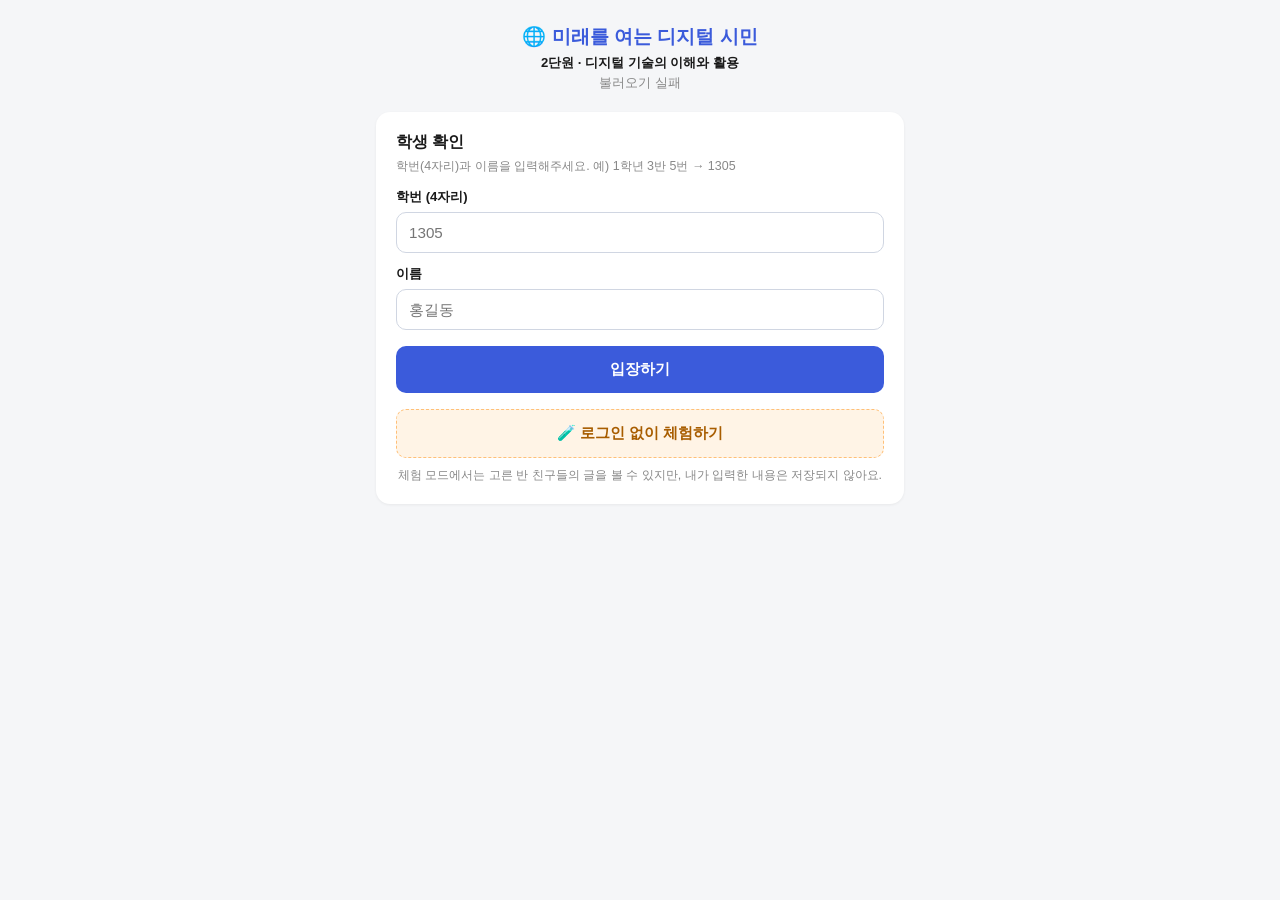
<file: session2-2.html>
<!DOCTYPE html>
<html lang="ko">
<head>
<meta charset="UTF-8">
<meta name="viewport" content="width=device-width, initial-scale=1.0">
<title>2차시 ② 프롬프트 실험하기 — 디지털 시민</title>
<link rel="stylesheet" href="common.css?v=4">
<style>
.r { background: #d0ebff; border-radius: 4px; padding: 0 2px; }
.c { background: #d3f9d8; border-radius: 4px; padding: 0 2px; }
.t { background: #fff3bf; border-radius: 4px; padding: 0 2px; }
.k { background: #ffd8e8; border-radius: 4px; padding: 0 2px; }
.legend { display: flex; flex-wrap: wrap; gap: 6px; font-size: 0.76rem; margin: 6px 0; }
.step { background: var(--bg); border-radius: 10px; padding: 8px 10px; margin: 6px 0; font-size: 0.84rem; line-height: 1.8; }
.step .lb { display: block; font-size: 0.72rem; font-weight: 700; color: var(--accent); }
.dc-group .dc-info:has(.builder), .dc-group .dc-info:has(.refrow) { background: none; border: none; padding: 0; margin: 4px 0; }
.builder { background: #f2f4fa; border-radius: 10px; padding: 8px 10px; }
.builder .bt { font-size: 0.76rem; font-weight: 700; color: var(--accent); margin-bottom: 4px; }
.builder input { margin: 3px 0; padding: 8px 10px; font-size: 0.84rem; }
.builder .acts { display: flex; gap: 6px; margin-top: 4px; }
.refrow { background: #f6f6f6; border: 1.5px dashed var(--border); border-radius: 10px; padding: 8px 10px; font-size: 0.82rem; line-height: 1.6; color: #555; }
.refrow b { color: var(--accent); font-size: 0.74rem; display: block; }
.tbl th { white-space: nowrap; }
</style>
</head>
<body>
<div class="wrap">
  <div id="dc-head"></div>

  <div class="concept">
    <h3>💬 프롬프트란? (p.33)</h3>
    <p style="margin:0">프롬프트는 사용자가 생성형 인공지능에 입력하는 <b>질문·지시·요청</b>이에요. 어떻게 구성하느냐에 따라 결과의 내용과 표현이 달라져요.</p>
    <table class="tbl">
      <tr><th>구성 요소</th><th>의미</th><th>예시</th></tr>
      <tr><td><span class="r">역할</span></td><td>AI에게 부여할 역할이나 전문성 지정</td><td>너는 중학생을 가르치는 과학 선생님이야.</td></tr>
      <tr><td><span class="c">맥락</span></td><td>상황·배경·조건 등 AI가 알아야 할 정보</td><td>나는 중학교 1학년이고, 오늘 수업에서 원소 기호를 배웠어.</td></tr>
      <tr><td><span class="t">임무</span></td><td>AI에게 원하는 구체적인 작업 지시</td><td>산소와 탄소가 우리 주변 어디에 쓰이는지 흥미로운 사실을 알려줘.</td></tr>
      <tr><td><span class="k">제약</span></td><td>결과물의 형식, 분량, 제외할 내용 등</td><td>쉬운 말로 각각 두 가지씩만 소개해 줘.</td></tr>
    </table>
    <p style="margin:0">💡 네 요소를 <b>모두 반드시 넣을 필요는 없어요.</b> 순서대로 쓸 필요도 없고, <b>목적과 상황에 맞게 필요한 요소를 골라</b> 써요.</p>
  </div>

  <div class="concept">
    <h3>🧪 &lt;프롬프트 예시&gt; 기후 변화 카드 뉴스 (p.34)</h3>
    <div class="legend"><span class="r">역할</span><span class="c">맥락</span><span class="t">임무</span><span class="k">제약</span></div>
    <div class="step"><span class="lb">① 임무만</span><span class="t">기후 변화 카드 뉴스 만들어 줘.</span></div>
    <div class="step"><span class="lb">② 임무 + 역할</span><span class="r">너는 환경 전문 그래픽 디자이너야.</span> <span class="t">기후 변화 카드 뉴스를 만들어 줘.</span></div>
    <div class="step"><span class="lb">③ 임무 + 역할 + 맥락</span><span class="r">너는 환경 전문 그래픽 디자이너야.</span> <span class="c">나는 중학교 1학년이고 플라스틱 쓰레기 문제를 주제로 학교 환경 캠페인용 카드 뉴스를 만들어야 해. 또래 학생들이 쉽게 이해하고 행동할 수 있도록 도와 줘.</span> <span class="t">기후 변화 카드 뉴스를 만들어 줘.</span></div>
    <div class="step"><span class="lb">④ 네 요소 모두</span><span class="r">너는 환경 전문 그래픽 디자이너야.</span> <span class="c">나는 중학교 1학년이고 플라스틱 쓰레기 문제를 주제로 학교 환경 캠페인용 카드 뉴스를 만들어야 해. 또래 학생들이 쉽게 이해하고 행동할 수 있도록 도와 줘.</span> <span class="t">카드 뉴스 5장의 제목과 핵심 내용을 제안해 줘.</span> <span class="k">각 카드는 두 문장 이내로, 중학생이 이해할 수 있는 쉬운 말로 써 줘.</span></div>
  </div>

  <div id="form"></div>
  <div id="board"></div>
</div>

<script src="session.js?v=4"></script>
<script src="dc.js?v=4"></script>
<script>
const TASK = '학교 축제 홍보 포스터에 들어갈 문구 아이디어를 모아 줘.';
const BEST = ['기준(임무만)', '임무+역할', '임무+역할+맥락', '임무+역할+맥락+제약'];
const FACT = ['역할', '맥락', '제약', '기타'];
const ROWS = [
  { n: 1, title: '1. 임무 + 역할', kinds: ['role'] },
  { n: 2, title: '2. 임무 + 역할 + 맥락', kinds: ['role', 'ctx'] },
  { n: 3, title: '3. 임무 + 역할 + 맥락 + 제약 (네 가지 요소 모두)', kinds: ['role', 'ctx', 'con'] },
];
const KIND = {
  role: ['🔵 역할', '예) 너는 학교 행사를 홍보하는 포스터 디자이너야.'],
  ctx: ['🟢 맥락', '예) 우리 학교는 중학교이고, 가을 축제에 친구들과 선생님이 많이 와.'],
  con: ['🔴 제약', '예) 15자 이내 문구 5개, 쉬운 말로.'],
};
function builderHtml(r) {
  return '<div class="builder" data-row="' + r.n + '"><div class="bt">🧩 프롬프트 만들기 도우미 (선택) — 칸을 채우면 아래 칸에 자동으로 이어 붙어요. 아래 칸은 직접 고쳐도 돼요.</div>' +
    r.kinds.map(k => '<input type="text" data-kind="' + k + '" placeholder="' + KIND[k][0] + ' ' + KIND[k][1] + '">').join('') +
    '<div class="acts"><button class="btn secondary small" data-copy="' + r.n + '" type="button">📋 복사</button><span class="dc-muted" style="align-self:center">복사해서 새 AI 대화창에 붙여 넣어요</span></div></div>';
}
const GROUPS = [
  { title: '📝 활동 2-1. 프롬프트 만들기', fields: [
    { type: 'info', html: '<b>과제:</b> 학교 축제 홍보 포스터에 들어갈 문구 아이디어를 모아야 해요. 기준 프롬프트에 역할·맥락·제약을 하나씩 더해 세 개의 프롬프트를 쓰고, 예상 결과와 적합성을 평가해 보세요.' },
    { type: 'info', html: '<div class="refrow"><b>기준 · 임무만 (예시, 수정 불가)</b>프롬프트: 학교 축제 홍보 문구 만들어 줘<br>예상 결과: 어느 학교에나 어울릴 법한 평범한 문구가 나올 것 같다.<br>적합성 평가: 우리 학교 분위기와는 맞지 않을 수 있음.</div>' },
    { type: 'info', html: '🔒 프롬프트에 <b>이름·친구 사진·계정 정보</b> 같은 개인정보는 넣지 않아요. 그리고 각 프롬프트는 <b>새 대화창</b>에서 입력해요.' },
  ].concat(ROWS.reduce((a, r) => a.concat([
    { type: 'info', html: '<b style="color:var(--accent)">' + r.title + '</b>' + builderHtml(r) },
    { id: 'p' + r.n, type: 'textarea', short: r.title + ' 프롬프트', label: '프롬프트 내용 작성', rows: 3 },
    { id: 'e' + r.n, type: 'textarea', short: r.title + ' 예상 결과', label: '예상 결과', rows: 2 },
    { id: 'f' + r.n, type: 'textarea', short: r.title + ' 적합성 평가', label: '적합성 평가', rows: 2 },
  ]), [])) },
  { title: '🔁 활동 2-2. 실제 결과 비교하고 수정하기', fields: [
    { type: 'info', html: '같은 AI 도구에 네 가지 프롬프트를 각각 <b>새 대화창</b>에 입력하고, 예상한 결과와 실제 결과를 비교해 보세요. 그중 하나를 골라 결과가 과제에 더 잘 맞도록 고친 뒤 새 대화창에 다시 입력해요.' },
    { id: 'revised', type: 'textarea', short: '수정한 프롬프트', label: '수정한 프롬프트', rows: 3 },
    { id: 'changed', type: 'textarea', short: '수정한 뒤 달라진 점', label: '수정한 뒤 달라진 점', rows: 3 },
  ] },
  { title: '🔍 활동 2-3. 비교하고 답하기', fields: [
    { id: 'best', type: 'radio', short: '가장 잘 만든 프롬프트', label: '① 원하는 과제 결과를 가장 잘 만들어낸 프롬프트는?', options: BEST },
    { id: 'factor', type: 'radio', short: '가장 큰 영향을 준 요소', label: '② 기준 프롬프트와 비교했을 때 결과에 가장 큰 영향을 준 요소는?', options: FACT },
    { id: 'factorEtc', type: 'text', short: '기타 요소', label: '②-1 "기타"를 골랐다면 어떤 요소인지 적어요', placeholder: '기타를 고른 경우에만' },
    { id: 'allFour', type: 'text', short: '네 요소를 모두 넣으면 항상 가장 알맞을까', label: '③ 프롬프트에 네 가지 요소를 모두 넣으면 모든 과제에서 항상 가장 알맞은 결과가 나올까? 그렇게 생각한 이유를 한 줄로 적어 보자.' },
  ] },
  { title: '🤝 활동 2-4. 인공지능과 나의 역할', fields: [
    { id: 'aiHelped', type: 'textarea', short: 'AI가 도움이 된 일', label: '인공지능이 도움이 된 일 (한 가지)', rows: 2 },
    { id: 'iJudged', type: 'textarea', short: '내가 직접 판단한 일', label: '내가 직접 판단한 일 (한 가지)', rows: 2 },
  ] },
];
const ALL = DC.allFields({ groups: GROUPS }).filter(f => f.type !== 'info');

// ---------- 프롬프트 만들기 도우미 ----------
function compose(box) {
  const g = k => { const i = box.querySelector('[data-kind="' + k + '"]'); return i ? i.value.trim() : ''; };
  return [g('role'), g('ctx'), TASK, g('con')].filter(Boolean).join(' ');
}
document.addEventListener('input', e => {
  const box = e.target.closest('.builder'); if (!box || e.isComposing) return;
  const ta = document.querySelector('[data-fid="p' + box.dataset.row + '"]');
  if (ta) ta.value = compose(box);
});
document.addEventListener('compositionend', e => {
  const box = e.target.closest && e.target.closest('.builder'); if (!box) return;
  const ta = document.querySelector('[data-fid="p' + box.dataset.row + '"]');
  if (ta) ta.value = compose(box);
});
document.addEventListener('click', e => {
  const b = e.target.closest('button[data-copy]'); if (!b) return;
  const ta = document.querySelector('[data-fid="p' + b.dataset.copy + '"]');
  if (!ta || !ta.value.trim()) { alert('복사할 프롬프트가 아직 없어요.'); return; }
  DC.copy(ta.value, b);
});

DC.start({ title: '2차시 ② 활동 2 · 프롬프트 실험하기', subtitle: '요소를 하나씩 더하면 결과가 어떻게 달라질까?' }).then(() => {
  DC.form({
    mount: '#form', key: 's2/prompt', title: '✏️ 프롬프트 실험 기록', groups: GROUPS,
    required: ['p1', 'p2', 'p3', 'revised', 'changed', 'best', 'factor', 'allFour', 'aiHelped', 'iJudged'],
    validate: a => a.factor === '기타' && !a.factorEtc ? '②에서 "기타"를 골랐다면 어떤 요소인지 적어 주세요.' : '',
  });
  DC.board({
    mount: '#board', key: 's2/prompt', title: '🏆 우리 반 프롬프트 갤러리', sort: 'likes',
    hint: '"가장 잘 고친 프롬프트"에 ❤️를 눌러 주세요. 구체적인 칭찬이나 질문은 댓글로!',
    fields: ALL,
    cardHtml: r => {
      const a = r.answers, row = (t, v) => DC.isEmpty(v) ? '' : '<div class="dc-post-row"><b>' + t + '</b><div>' + DC.nl2br(v) + '</div></div>';
      return row('수정한 프롬프트', a.revised) + row('수정한 뒤 달라진 점', a.changed) + row('내가 직접 판단한 일', a.iJudged) +
        '<div class="dc-muted">가장 잘 만든 프롬프트: ' + DC.esc(a.best || '-') + ' · 가장 큰 영향 요소: ' + DC.esc(a.factor === '기타' && a.factorEtc ? '기타(' + a.factorEtc + ')' : (a.factor || '-')) + '</div>';
    },
    extraTop: list =>
      DC.barsHtml(DC.tally(list, 'best', BEST), { title: '📊 가장 잘 만들어낸 프롬프트는? (우리 반 투표)', showTotal: true }) +
      DC.barsHtml(DC.tally(list, 'factor', FACT), { title: '📊 결과에 가장 큰 영향을 준 요소는?', showTotal: true }),
  });
});
</script>
</body>
</html>
</file>
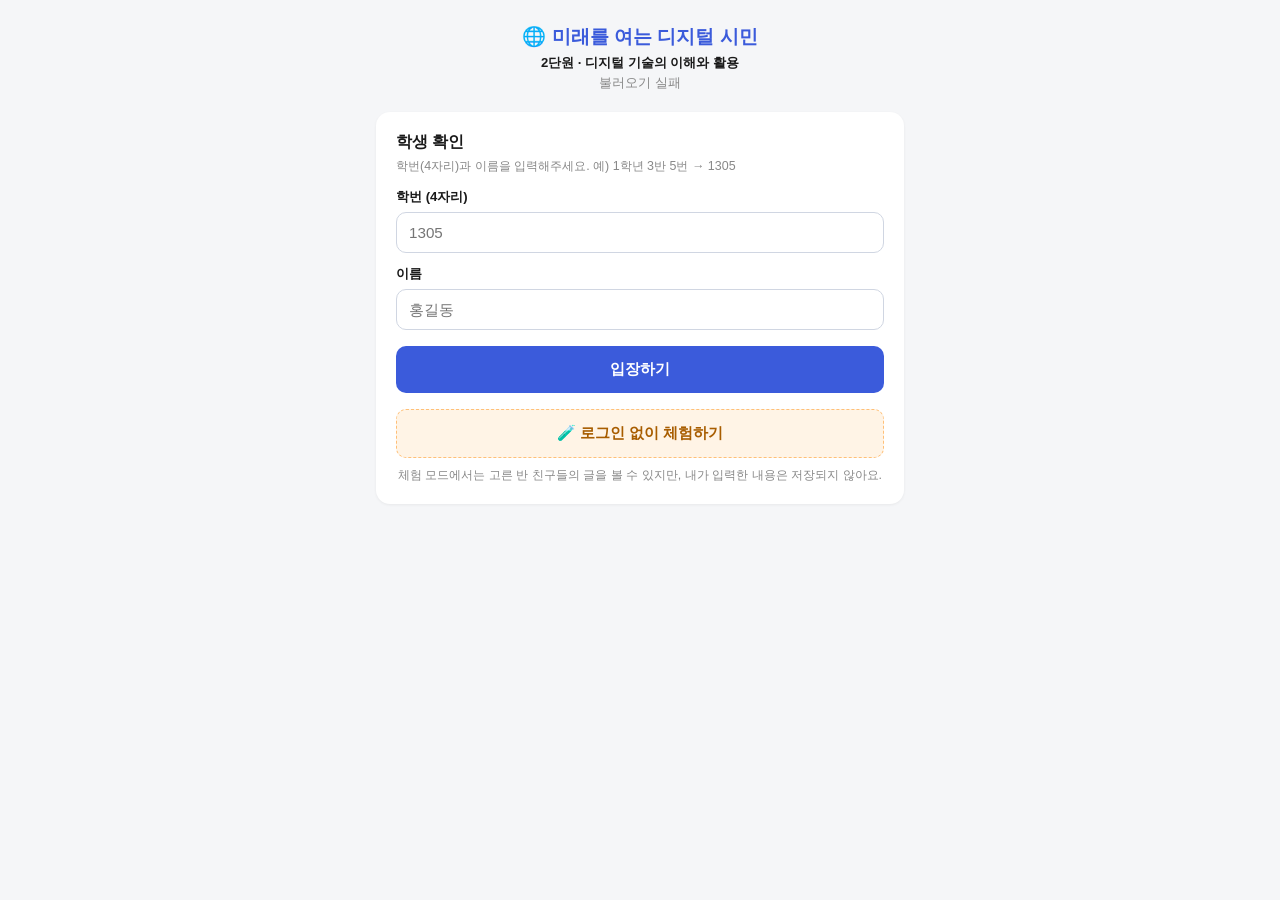
<file: session3-1.html>
<!DOCTYPE html>
<html lang="ko">
<head>
<meta charset="UTF-8">
<meta name="viewport" content="width=device-width, initial-scale=1.0">
<title>3차시 ① 문제 장면 찾고 나의 원칙 세우기 — 디지털 시민</title>
<link rel="stylesheet" href="common.css?v=4">
<style>
.cn-card { border-radius: 18px; padding: 16px 16px 14px; color: #fff; box-shadow: 0 4px 12px rgba(0,0,0,0.12); position: relative; overflow: hidden; }
.cn-card.c1 { background: linear-gradient(135deg, #4c6ef5, #7950f2); }
.cn-card.c2 { background: linear-gradient(135deg, #f76707, #e03131); }
.cn-card.c3 { background: linear-gradient(135deg, #12b886, #1c7ed6); }
.cn-card .no { display: inline-block; background: rgba(255,255,255,0.25); border-radius: 999px; padding: 2px 10px; font-size: 0.74rem; font-weight: 800; letter-spacing: 1px; }
.cn-card .emoji { position: absolute; right: 12px; top: 6px; font-size: 2.6rem; opacity: 0.35; }
.cn-card .ttl { font-size: 1.15rem; font-weight: 800; margin: 8px 0 8px; line-height: 1.35; }
.cn-card .body { font-size: 0.88rem; line-height: 1.65; background: rgba(255,255,255,0.16); border-radius: 12px; padding: 10px 12px; }
.dc-info:has(.cn-card) { background: none; border: 0; padding: 0; margin: 16px 0 4px; }
.dc-info:has(.principle-box) { background: #f3f0ff; border-left-color: #7950f2; }
.principle-box { font-size: 1.05rem; font-weight: 800; color: #5f3dc4; text-align: center; padding: 6px 0; }
.ex-line { font-size: 0.84rem; line-height: 1.6; margin: 4px 0; padding-left: 4px; }
.pr-card { font-size: 1.02rem; font-weight: 800; line-height: 1.55; color: #5f3dc4; background: #f3f0ff; border-radius: 12px; padding: 12px 14px; }
.top3 { background: linear-gradient(135deg, #fff9db, #fff3bf); border-radius: 14px; padding: 14px 16px; margin-bottom: 14px; box-shadow: 0 1px 3px rgba(0,0,0,0.06); }
.top3 h3 { margin: 0 0 8px; font-size: 0.95rem; color: #e67700; }
.top3 .row { display: flex; gap: 8px; align-items: flex-start; margin: 8px 0; font-size: 0.92rem; font-weight: 700; line-height: 1.5; }
.top3 .medal { font-size: 1.3rem; flex: none; }
.top3 .meta { display: block; font-size: 0.72rem; color: var(--text-muted); font-weight: 400; }
</style>
</head>
<body>
<div class="wrap">
  <div id="dc-head"></div>

  <div class="concept">
    <h3>🧭 도구는 익숙한 것이 정답일까? (p.36)</h3>
    <p style="margin:0">중요한 것은 <b>익숙한 도구</b>가 아니라 <b>목적과 상황에 맞는 도구</b>를 고르고, 인공지능과 함께 만든 결과를 <b>스스로 점검</b>하는 것이에요. 아래 세 장의 카드 뉴스를 보고 무엇이 문제였는지 찾아 보세요.</p>
  </div>

  <div id="form"></div>
  <div id="board"></div>
</div>

<script src="session.js?v=4"></script>
<script src="dc.js?v=4"></script>
<script>
function cardNews(cls, no, emoji, title, body) {
  return '<div class="cn-card ' + cls + '"><span class="no">CARD ' + no + '</span><span class="emoji">' + emoji + '</span>' +
    '<div class="ttl">' + title + '</div><div class="body">' + body + '</div></div>';
}
const GROUPS = [
  { title: '📰 카드 뉴스 속 문제 찾기', fields: [
    { type: 'info', html: cardNews('c1', 1, '🚶', '걸어서 40분이라니', '새로 생긴 스터디 카페를 모둠 활동 장소로 정하려고 <b>\'학교 근처 스터디 카페\'</b>를 검색했다. 결과가 너무 많아 대충 골랐더니 <b>걸어서 40분 거리</b>였다.') },
    { id: 'case1', type: 'textarea', rows: 2, short: '① 걸어서 40분이라니', label: '① 무엇이 문제였을까?' },
    { type: 'info', html: cardNews('c2', 2, '🙋', '발표 중에 손이 번쩍', '인공지능 챗봇의 답을 <b>그대로</b> 발표 슬라이드에 넣었다. 발표 도중 친구가 물었다. <b>"그 연도 교과서랑 다른데?"</b> 챗봇이 지어낸 내용이었다.') },
    { id: 'case2', type: 'textarea', rows: 2, short: '② 발표 중에 손이 번쩍', label: '② 무엇이 문제였을까?' },
    { type: 'info', html: cardNews('c3', 3, '📁', '\'최종\'이 세 개라니', '모둠 발표 자료를 단체 채팅방으로 주고받으며 각자 받은 파일을 고쳤다. 발표 전날 채팅방에는 <b>\'최종\', \'진짜최종\', \'진짜최종(수정본2)\'</b>까지 생겼고, 무엇이 진짜인지 아무도 몰랐다.') },
    { id: 'case3', type: 'textarea', rows: 2, short: '③ \'최종\'이 세 개라니', label: '③ 무엇이 문제였을까?' },
  ] },
  { title: '✍️ 나의 도구 선택·활용 원칙', fields: [
    { type: 'info', html: '세 가지 카드 뉴스를 보고, 도구를 선택하고 활용할 때 나의 원칙을 <b>한 문장</b>으로 세워 보세요.' +
      '<div class="ex-line">💡 예시 1: 익숙한 도구보다 목적에 맞는 도구를 고른다.</div>' +
      '<div class="ex-line">💡 예시 2: 나는 해야 할 일과 함께 사용할 사람을 생각해 알맞은 도구를 고르고, 정보가 정확하고 최신인지 확인한 뒤 사용한다.</div>' },
    { type: 'info', html: '<div class="principle-box">나는 ______ 한다.</div>' },
    { id: 'principle', type: 'textarea', rows: 3, short: '나의 원칙', label: '나의 원칙', prefix: '', placeholder: '나는 ○○○ 한다.' },
  ] },
];

let bd;
function likeCount(id) { return Object.keys((bd && bd.state.likes[id]) || {}).length; }

DC.start({ title: '3차시 ① 문제 장면 찾고 나의 원칙 세우기', subtitle: '도구를 고르는 나의 원칙, 어떻게 나눌 수 있을까?' }).then(() => {
  DC.form({
    mount: '#form', key: 's3/principle', title: '✏️ 내 생각 적기', groups: GROUPS,
    required: ['case1', 'case2', 'case3', 'principle'],
    validate: a => /^\s*나는\s*$/.test(a.principle) ? '"나는 ______ 한다." 빈칸을 채워 문장을 완성해 주세요.' : '',
  });
  bd = DC.board({
    mount: '#board', key: 's3/principle', title: '🌟 우리 반 친구들의 원칙', sort: 'likes',
    hint: '공감 가는 원칙에 ❤️를 눌러 주세요. 가장 많은 공감을 받은 원칙이 TOP 3에 올라가요.',
    cardHtml: r => '<div class="pr-card">' + DC.nl2br(r.answers.principle) + '</div>',
    extraTop: list => {
      const mine = list.some(r => r.id === DC.student.id) || DC.canPeek();
      if (!mine || !list.length) return '';
      const top = list.slice().sort((a, b) => likeCount(b.id) - likeCount(a.id) || b.updatedAt - a.updatedAt)
        .filter(r => likeCount(r.id) > 0).slice(0, 3);
      const medals = ['🥇', '🥈', '🥉'];
      return '<div class="top3"><h3>🏆 우리 반 원칙 TOP 3</h3>' + (top.length ? top.map((r, i) =>
        '<div class="row"><span class="medal">' + medals[i] + '</span><div>' + DC.nl2br(r.answers.principle) +
        '<span class="meta">' + DC.esc(r.name) + ' · ❤️ ' + likeCount(r.id) + '</span></div></div>').join('') :
        '<div class="dc-muted">아직 좋아요를 받은 원칙이 없어요. 마음에 드는 원칙에 ❤️를 눌러 보세요!</div>') + '</div>';
    },
  });
});
</script>
</body>
</html>
</file>
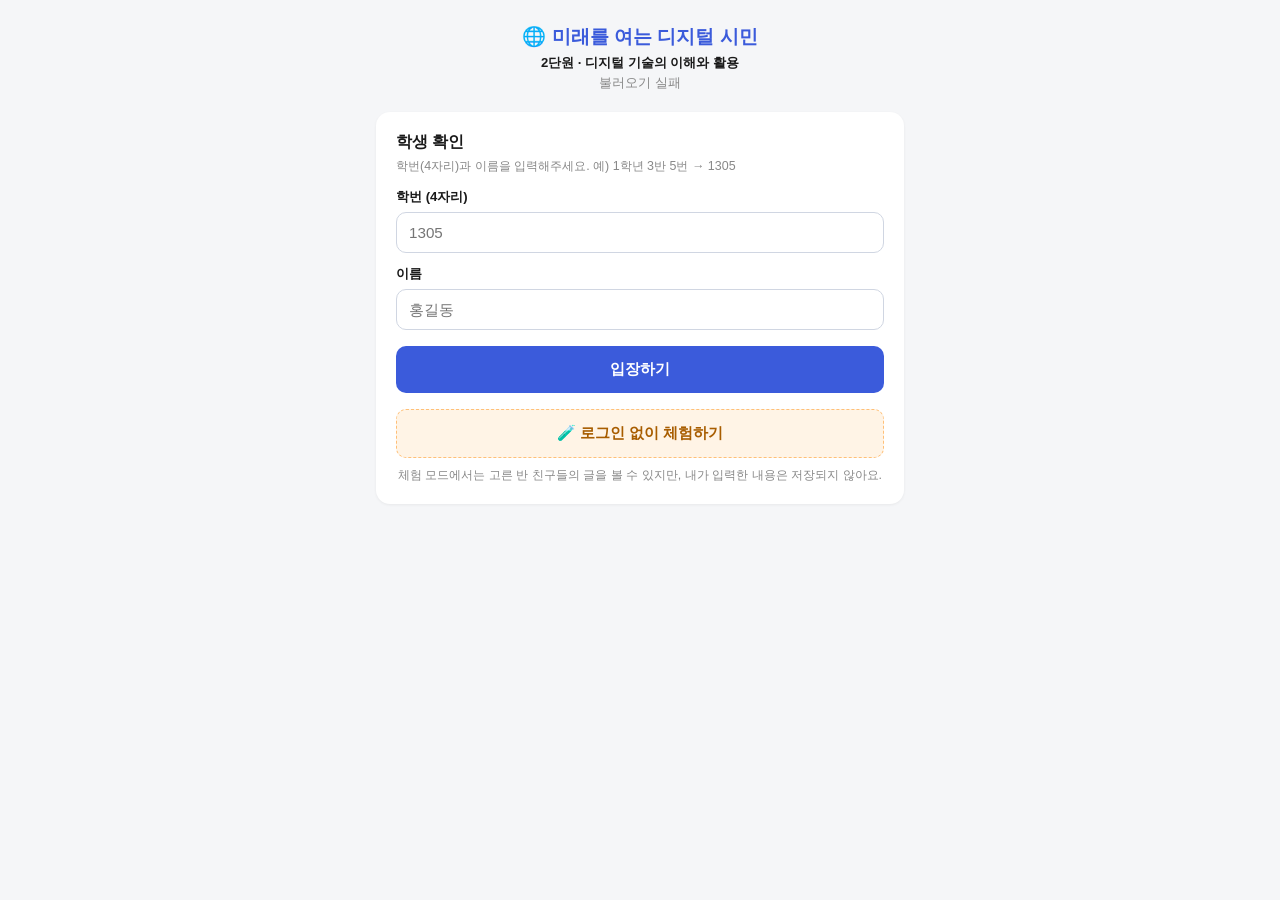
<file: session3-2.html>
<!DOCTYPE html>
<html lang="ko">
<head>
<meta charset="UTF-8">
<meta name="viewport" content="width=device-width, initial-scale=1.0">
<title>3차시 ② 디지털 도구 활용 가이드 만들기 — 디지털 시민</title>
<link rel="stylesheet" href="common.css?v=4">
<style>
.ig { border-radius: 16px; padding: 14px; background: linear-gradient(160deg, #e7f5ff, #f3f0ff); border: 2px solid #b197fc; }
.ig h4 { margin: 0 0 10px; text-align: center; font-size: 0.95rem; color: #5f3dc4; }
.ig-tools { display: grid; grid-template-columns: 1fr 1fr; gap: 8px; }
.ig-tool { background: #fff; border-radius: 12px; padding: 10px; font-size: 0.8rem; line-height: 1.55; }
.ig-tool .nm { font-weight: 800; font-size: 0.9rem; text-align: center; padding: 4px; border-radius: 8px; margin-bottom: 6px; color: #fff; background: #7950f2; }
.ig-tool.t2 .nm { background: #1c7ed6; }
.ig-tool .yes { color: #2b8a3e; } .ig-tool .no { color: #c92a2a; }
.ig-tool .yes b, .ig-tool .no b { display: block; font-size: 0.72rem; }
.ig-tool ul { margin: 2px 0 6px; padding-left: 16px; }
.ig-sum { margin-top: 10px; background: #fff3bf; border-radius: 10px; padding: 8px 10px; font-size: 0.82rem; font-weight: 700; text-align: center; line-height: 1.5; }
.gp { border: 2px dashed #b197fc; border-radius: 14px; padding: 12px; background: #fff; font-size: 0.82rem; line-height: 1.55; }
.gp .gp-ttl { font-weight: 800; color: #5f3dc4; margin-bottom: 6px; }
.gp .gp-tools { display: grid; grid-template-columns: 1fr 1fr; gap: 8px; }
.gp .gp-t { background: #f8f9fa; border-radius: 10px; padding: 8px; }
.gp .gp-t b.nm { display: block; color: #fff; background: #7950f2; border-radius: 6px; text-align: center; padding: 2px; margin-bottom: 4px; }
.gp .gp-t.t2 b.nm { background: #1c7ed6; }
.gp .gp-tip { margin-top: 6px; font-weight: 700; color: #e67700; }
.gp .empty { color: var(--text-muted); font-weight: 400; }
.prompt-box { white-space: pre-wrap; background: #1f2430; color: #e9ecef; border-radius: 10px; padding: 12px; font-size: 0.82rem; line-height: 1.65; margin: 6px 0 8px; }
.prompt-box .blank { color: #ffd43b; }
.mini-card { background: #f8f9fa; border-radius: 10px; padding: 8px 10px; margin: 6px 0; font-size: 0.82rem; line-height: 1.55; }
.mini-card b.nm { color: #5f3dc4; }
.dc-info:has(.ig), .dc-info:has(.gp) { background: none; border: 0; padding: 0; margin: 8px 0; }
.dc-info:has(.prompt-box), .dc-info:has(.pbtns) { background: #f8f9fa; border-left-color: #7950f2; }
.pbtns { display: flex; gap: 8px; flex-wrap: wrap; }
</style>
</head>
<body>
<div class="wrap">
  <div id="dc-head"></div>

  <div class="concept">
    <h3>🎨 디지털 도구 활용 가이드 (pp.37-39)</h3>
    <p style="margin:0 0 8px">31쪽에서 비교한 도구의 특징과 나의 원칙을 바탕으로, 후배나 친구에게 도움이 되는 <b>도구 선택 가이드(인포그래픽)</b>를 기획하고 만들어 보세요. 아래는 교과서의 인포그래픽 예시예요.</p>
    <div class="ig">
      <h4>상황에 맞는 도구 고르기 <span class="dc-muted">(후배들을 위한 꿀팁)</span></h4>
      <div class="ig-tools">
        <div class="ig-tool"><div class="nm">🤖 생성형 인공지능</div>
          <div class="yes"><b>✅ 사용할 때</b><ul><li>새로운 아이디어가 필요할 때</li><li>글을 다듬거나 영어 표현을 물어볼 때</li></ul></div>
          <div class="no"><b>⛔ 사용하지 말아야 할 때</b><ul><li>정확한 사실·출처를 확인해야 할 때</li><li>중요한 과제를 직접 작성해야 할 때</li></ul></div></div>
        <div class="ig-tool t2"><div class="nm">🔎 포털 검색</div>
          <div class="yes"><b>✅ 사용할 때</b><ul><li>신뢰할 수 있는 최신 정보를 찾을 때</li><li>뉴스·공지·지도·일정을 확인할 때</li></ul></div>
          <div class="no"><b>⛔ 사용하지 말아야 할 때</b><ul><li>창의적인 아이디어가 필요할 때</li><li>고민 상담이나 긴 문장 작성이 필요할 때</li></ul></div></div>
      </div>
      <div class="ig-sum">창의적인 아이디어는 생성형 인공지능에게, 정확한 정보 확인은 포털 검색에게 물어보세요!</div>
    </div>
  </div>

  <div id="form"></div>
  <div id="board"></div>
</div>

<script src="session.js?v=4"></script>
<script src="dc.js?v=4"></script>
<script>
function toolFields(n, ex) {
  const p = 't' + n + '_', L = n + '번 도구 ';
  return [
    { id: p + 'name', type: 'text', short: L + '이름', label: '도구 이름', placeholder: ex ? '예) ' + ex[0] : '' },
    { id: p + 'func', type: 'text', short: L + '대표 기능', label: '대표 기능', placeholder: ex ? '예) ' + ex[1] : '' },
    { id: p + 'use', type: 'text', short: L + '이럴 때 써요', label: '이럴 때 써요', placeholder: ex ? '예) ' + ex[2] : '' },
    { id: p + 'avoid', type: 'textarea', rows: 2, short: L + '쓰지 말아요', label: '이럴 때는 쓰지 말아요' },
    { id: p + 'tip', type: 'text', short: L + '한 줄 요령', label: '나만의 한 줄 요령' },
  ];
}
const GROUPS = [
  { title: '1단계 · 기획하기 (p.37)', fields: [
    { id: 'tools', type: 'text', short: '소개할 도구', label: '소개할 도구 2가지', example: '생성형 인공지능, 포털 검색' },
    { id: 'audience', type: 'text', short: '가이드를 볼 사람', label: '이 가이드를 볼 사람', example: '디지털 선택이 어려운 후배' },
    { id: 'message', type: 'text', short: '핵심 메시지', label: '전하려는 핵심 메시지', example: '무조건 익숙한 것보다 상황에 맞는 도구를 골라 쓰자.' },
  ] },
  { title: '🔧 도구 카드 1', fields: toolFields(1, ['생성형 인공지능', '아이디어 제안, 글 다듬기', '새로운 아이디어가 필요할 때']) },
  { title: '🔧 도구 카드 2', fields: toolFields(2, ['포털 검색', '실시간 정보 검색과 요약', '실시간 날씨나 최신 뉴스처럼 정확한 정보가 필요할 때']) },
  { title: '👀 내 가이드 미리보기', fields: [{ type: 'info', html: '<div class="gp" id="gp"></div>' }] },
  { title: '2단계 · 만들기 (p.38)', fields: [
    { type: 'info', html: '그림·아이콘·표·화살표 등 시각 요소를 자유롭게 활용해 그리기 앱·문서 앱·발표 자료 앱으로 직접 만들거나, 생성형 인공지능의 도움을 받아 초안을 만들 수 있어요.<br><b>생성형 인공지능을 사용하지 않는다면 아래 프롬프트와 3번 활동은 건너뛰어도 돼요.</b>' },
    { id: 'memo', type: 'textarea', rows: 4, short: '인포그래픽 구상', label: '1. 인포그래픽 형태를 구상하고 만들어 보자', hint: '어떤 모양(카드, 표, 비교 그림 등)으로 어떤 순서로 보여 줄지 메모해 보세요.' },
    { type: 'info', html: '🔒 <b>개인정보 주의</b> — 인공지능에 내 이름·친구 사진·계정 정보는 넣지 마세요. 입력한 내용은 어디에 저장될지 알 수 없어요.' },
    { id: 'p_role', type: 'text', short: '프롬프트 역할', label: '2. 프롬프트 · 역할', prefix: '너는', suffix: '야.', placeholder: '중학생을 위한 인포그래픽 디자이너' },
    { id: 'p_context', type: 'textarea', rows: 4, short: '프롬프트 맥락', label: '맥락 — 아래는 내가 정리한 내용이야.', hint: '아래 버튼으로 위에서 쓴 도구 카드 내용을 자동으로 불러올 수 있어요.' },
    { type: 'info', html: '<div class="pbtns"><button type="button" class="btn secondary small" id="btnFill">⬇️ 도구 카드 내용 불러오기</button></div>' },
    { id: 'p_task', type: 'text', short: '프롬프트 임무', label: '임무', prefix: '위 내용을 바탕으로,', suffix: '을 한눈에 보여 주는 인포그래픽 이미지를 만들어 줘.', placeholder: '두 도구의 차이' },
    { id: 'p_form', type: 'text', short: '프롬프트 제약(형태)', label: '제약 ①', suffix: '형태로, 한국어로,', placeholder: '카드' },
    { id: 'p_extra', type: 'text', short: '프롬프트 제약(추가)', label: '제약 ②', suffix: '만들어 줘.', placeholder: '각 항목은 한 줄 이내로 써' },
    { type: 'info', html: '<b>📝 완성된 프롬프트 미리보기</b><div class="prompt-box" id="pbox"></div><div class="pbtns"><button type="button" class="btn small" id="btnCopy">📋 복사</button></div>' },
    { id: 'fix', type: 'text', short: '결과에서 고쳐야 할 부분', label: '3. 결과에서 고쳐야 할 부분', hint: '생성형 AI가 만든 이미지에는 잘못된 정보나 글자 오류가 있을 수 있어요. 반드시 확인하고 고치세요.' },
    { id: 'fixPrompt', type: 'text', short: '프롬프트 수정·추가', label: '프롬프트에서 수정하거나 추가한 내용' },
  ] },
  { title: '🔗 결과물 링크', fields: [
    { id: 'link', type: 'text', short: '결과물 링크', label: '완성한 가이드 공유 링크', placeholder: 'https://...', hint: 'Canva·구글 드라이브·패들렛 등의 공유 링크를 붙여 넣으세요. 친구들이 볼 수 있도록 "링크가 있는 모든 사용자 — 보기" 권한으로 설정해야 해요.' },
  ] },
];

const $ = (id) => document.getElementById(id);
const val = (fid) => { const e = document.querySelector('[data-fid="' + fid + '"]'); return e ? e.value.trim() : ''; };

function updatePreview() {
  const gp = $('gp'); if (!gp) return;
  const tool = n => {
    const nm = val('t' + n + '_name');
    if (!nm && !val('t' + n + '_func') && !val('t' + n + '_use') && !val('t' + n + '_avoid')) return '<div class="gp-t t' + n + '"><span class="empty">도구 카드 ' + n + '을(를) 채우면 여기에 보여요.</span></div>';
    return '<div class="gp-t t' + n + '"><b class="nm">' + DC.esc(nm || '(도구 이름)') + '</b>' +
      (val('t' + n + '_func') ? '<div>⚙️ ' + DC.esc(val('t' + n + '_func')) + '</div>' : '') +
      (val('t' + n + '_use') ? '<div>✅ ' + DC.esc(val('t' + n + '_use')) + '</div>' : '') +
      (val('t' + n + '_avoid') ? '<div>⛔ ' + DC.nl2br(val('t' + n + '_avoid')) + '</div>' : '') +
      (val('t' + n + '_tip') ? '<div class="gp-tip">💡 ' + DC.esc(val('t' + n + '_tip')) + '</div>' : '') + '</div>';
  };
  gp.innerHTML = '<div class="gp-ttl">' + DC.esc(val('message') || '핵심 메시지를 적어 보세요') + '</div>' +
    '<div class="dc-muted" style="margin-bottom:6px">👥 ' + DC.esc(val('audience') || '가이드를 볼 사람') + '</div><div class="gp-tools">' + tool(1) + tool(2) + '</div>';
  const b = (fid, ph) => { const v = val(fid); return v ? DC.esc(v) : '<span class="blank">' + ph + '</span>'; };
  const ctx = val('p_context');
  $('pbox').innerHTML = '너는 ' + b('p_role', '______') + '야.\n' +
    (ctx ? DC.esc(ctx) : '<span class="blank">(아래는 내가 정리한 내용이야. 도구 카드 내용을 불러오거나 직접 적어요.)</span>') +
    '\n위 내용을 바탕으로, ' + b('p_task', '______') + '을 한눈에 보여 주는 인포그래픽 이미지를 만들어 줘.\n' +
    b('p_form', '______') + ' 형태로, 한국어로, ' + b('p_extra', '______') + ' 만들어 줘.';
}
function plainPrompt() { return $('pbox').textContent.replace(/\(아래는 내가 정리한 내용이야[^)]*\)/, '아래는 내가 정리한 내용이야.'); }
function cardsText() {
  let t = '';
  if (val('audience')) t += '- 가이드를 볼 사람: ' + val('audience') + '\n';
  if (val('message')) t += '- 핵심 메시지: ' + val('message') + '\n';
  [1, 2].forEach(n => {
    const nm = val('t' + n + '_name'); if (!nm) return;
    t += '\n[도구 ' + n + '] ' + nm + '\n';
    [['func', '대표 기능'], ['use', '이럴 때 써요'], ['avoid', '이럴 때는 쓰지 말아요'], ['tip', '나만의 한 줄 요령']].forEach(([k, lab]) => {
      if (val('t' + n + '_' + k)) t += '- ' + lab + ': ' + val('t' + n + '_' + k) + '\n';
    });
  });
  return t.trim();
}

document.addEventListener('input', e => { if (e.target.dataset && e.target.dataset.fid) updatePreview(); });
document.addEventListener('click', e => {
  const t = e.target.closest('button'); if (!t) return;
  if (t.id === 'btnFill') {
    const ta = document.querySelector('[data-fid="p_context"]'), txt = cardsText();
    if (!txt) { alert('먼저 위의 기획과 도구 카드를 채워 주세요.'); return; }
    if (ta.value.trim() && !confirm('맥락 칸의 내용이 도구 카드 내용으로 바뀌어요. 계속할까요?')) return;
    ta.value = txt; updatePreview();
  } else if (t.id === 'btnCopy') DC.copy(plainPrompt(), t);
});

const mini = (r, n) => {
  const a = r.answers, p = 't' + n + '_';
  if (!a[p + 'name']) return '';
  return '<div class="mini-card"><b class="nm">' + n + '. ' + DC.esc(a[p + 'name']) + '</b>' +
    (a[p + 'use'] ? '<div>✅ ' + DC.esc(a[p + 'use']) + '</div>' : '') +
    (a[p + 'avoid'] ? '<div>⛔ ' + DC.esc(a[p + 'avoid']) + '</div>' : '') +
    (a[p + 'tip'] ? '<div>💡 ' + DC.esc(a[p + 'tip']) + '</div>' : '') + '</div>';
};

DC.start({ title: '3차시 ② 디지털 도구 활용 가이드 만들기', subtitle: '도구를 고르는 나의 기준을 후배·친구에게 알려 주자' }).then(() => {
  DC.form({
    mount: '#form', key: 's3/guide', title: '🛠️ 가이드 기획·제작 노트', groups: GROUPS,
    required: ['tools', 'audience', 'message', 't1_name', 't2_name'],
    hint: '내용은 모두 저장 버튼을 눌러야 서버에 저장돼요.',
    onLoad: updatePreview,
  });
  DC.board({
    mount: '#board', key: 's3/guide', title: '💡 친구들의 도구 카드 구경하기', sort: 'likes',
    hint: '친구들은 어떤 도구를 어떻게 소개했을까요? 아이디어를 얻고 댓글로 이야기해 보세요.',
    cardHtml: r => '<div class="dc-post-row"><b>👥 ' + DC.esc(r.answers.audience || '') + '</b><div><b style="display:inline;color:inherit;font-size:inherit">' + DC.esc(r.answers.message || '') + '</b></div></div>' + mini(r, 1) + mini(r, 2),
  });
});
</script>
</body>
</html>
</file>
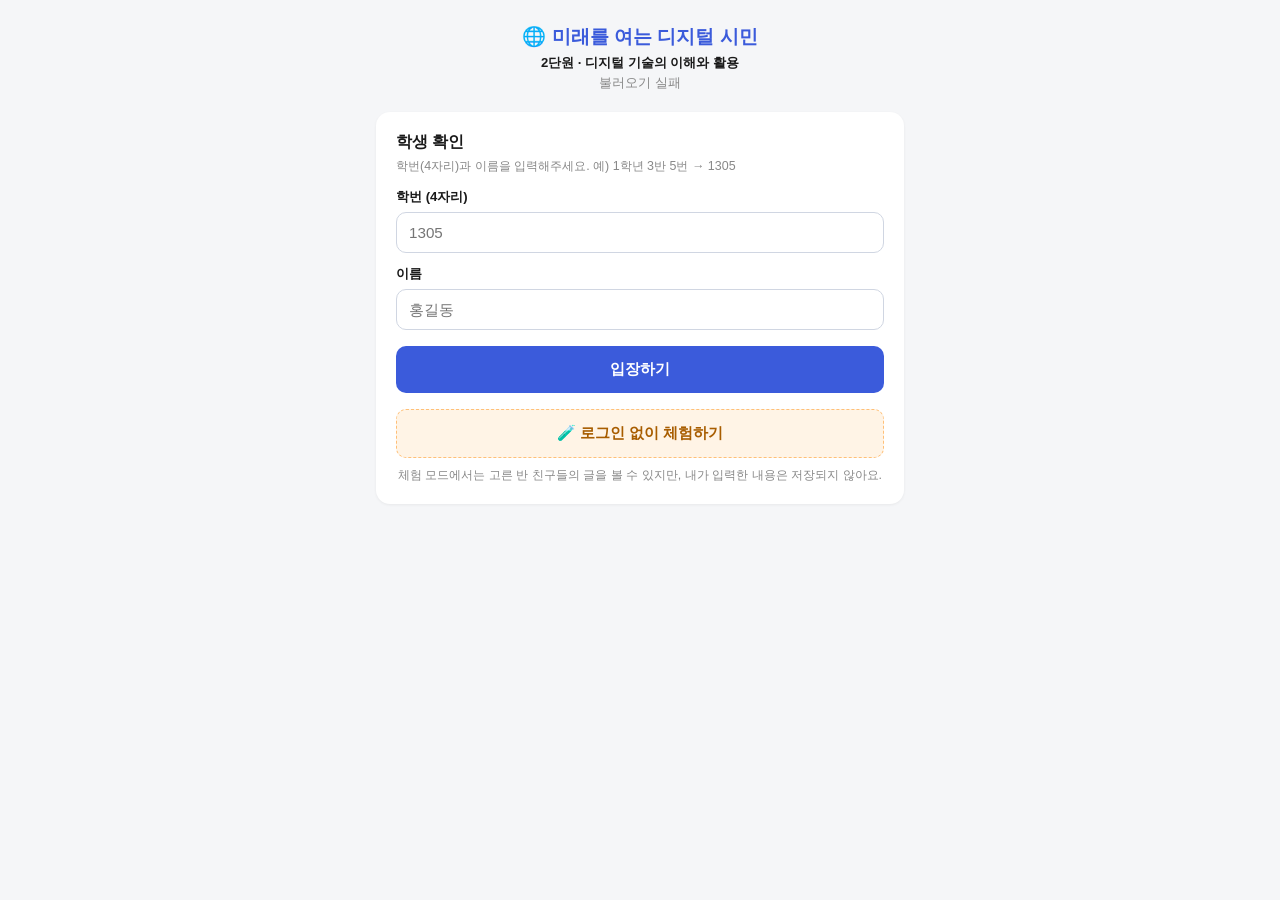
<file: session4-1.html>
<!DOCTYPE html>
<html lang="ko">
<head>
<meta charset="UTF-8">
<meta name="viewport" content="width=device-width, initial-scale=1.0">
<title>4차시 ① 가이드 점검하고 나누기 — 디지털 시민</title>
<link rel="stylesheet" href="common.css?v=4">
<style>
.open-btn { display: inline-block; background: var(--accent); color: #fff !important; text-decoration: none; border-radius: 10px; padding: 8px 14px; font-size: 0.84rem; font-weight: 700; margin: 6px 0 2px; }
.nolink { font-size: 0.78rem; color: var(--text-muted); margin: 6px 0 2px; }
.tool-chips { display: flex; gap: 6px; flex-wrap: wrap; margin: 6px 0; }
.tool-chips span { background: #f3f0ff; color: #5f3dc4; border-radius: 999px; padding: 2px 10px; font-size: 0.76rem; font-weight: 700; }
.intro { font-size: 0.95rem; font-weight: 700; line-height: 1.55; }
.chk-badge { font-size: 0.72rem; color: #2b8a3e; background: #ebfbee; border-radius: 6px; padding: 1px 6px; font-weight: 700; }
.dc-info:has(.chk-tip) { background: #f3f0ff; border-left-color: #7950f2; }
</style>
</head>
<body>
<div class="wrap">
  <div id="dc-head"></div>

  <div class="concept">
    <h3>✅ 3단계 · 점검하고 나눌 준비하기 (p.39)</h3>
    <p style="margin:0">완성한 가이드를 꼼꼼히 점검하고, 한 문장으로 소개해 친구들과 나눠요. 아래 갤러리에서 친구들의 가이드를 열어 보고 댓글을 남길 수 있어요.</p>
  </div>

  <div id="form"></div>
  <div id="board"></div>
</div>

<script src="session.js?v=4"></script>
<script src="dc.js?v=4"></script>
<script>
const CHECKS = [
  '내용 구성 — 두 도구의 적합한 상황과 부적합한 상황, 나만의 요령을 빠짐없이 담았는가?',
  '인간의 판단 — 잘못된 정보와 글자 오류를 직접 확인해 고치고, 참고한 출처를 표시했는가?',
  '시각 구성 — 그림, 아이콘, 표, 화살표 등을 활용해 내용을 한눈에 이해할 수 있게 구성했는가?',
  '독자의 눈높이 — 가이드를 볼 사람이 이해할 수 있는 쉬운 표현을 사용했는가?',
];
const SHARE = [
  '보는 사람이 오해하거나 잘못 따라할 수 있는 표현은 없는가?',
  '다른 사람이 만든 그림·사진·글을 허락 없이 가져다 쓰지 않았는가?',
  '전시 공간을 확인하고 출력, 부착 준비를 마쳤는가?',
];
const GROUPS = [
  { title: '1. 완성한 가이드 점검', fields: [
    { id: 'checks', type: 'checks', short: '점검 항목', label: '확인한 항목에 체크하세요', options: CHECKS },
  ] },
  { title: '2. 한 문장으로 소개하기', fields: [
    { id: 'intro', type: 'textarea', rows: 2, short: '한 문장 소개', label: '나누기 전에 내가 만든 가이드를 한 문장으로 소개해 보자.' },
    { id: 'link', type: 'text', short: '가이드 링크', label: '가이드 링크', placeholder: 'https://...', hint: '3차시에 적어 둔 링크가 있으면 자동으로 채워져요. 친구들이 열 수 있도록 보기 권한을 확인하세요. (http로 시작하는 링크만 열기 버튼이 만들어져요.)' },
  ] },
  { title: '📣 확산하기 · 공유 전 체크 (p.41)', fields: [
    { type: 'info', html: '<span class="chk-tip"></span>가이드를 출력해 복도·게시판·도서관 등 교내 공간에 전시하기 전에 정보가 정확한지, 그림·사진·글을 올바르게 사용했는지 확인해요.' },
    { id: 'share', type: 'checks', short: '공유 전 체크', label: '교내 전시로 책임 있게 공유하기', options: SHARE },
  ] },
];

const isUrl = s => /^https?:\/\/\S+$/i.test(s || '');
let guides = {}, bd;

DC.start({ title: '4차시 ① 가이드 점검하고 나누기', subtitle: '우리의 배움을 어떻게 되돌아보고 실천할 수 있을까?' }).then(() => {
  DC.form({
    mount: '#form', key: 's4/check', title: '🔍 점검표', groups: GROUPS, required: ['intro'],
    onLoad: rec => {
      const input = document.querySelector('[data-fid="link"]');
      if (input && !input.value.trim()) {
        DC.get('s3/guide/' + DC.myBan() + '/' + DC.student.id).then(g => {
          const l = g && g.answers && g.answers.link;
          if (l && !input.value.trim()) input.value = l;
        }).catch(() => {});
      }
    },
  });

  bd = DC.board({
    mount: '#board', key: 's4/check', title: '🖼️ 우리 반 가이드 갤러리', sort: 'recent',
    commentPlaceholder: '이 가이드에서 새로 알게 된 점 / 보완하면 좋을 점',
    hint: '친구의 가이드를 열어 보고, 댓글에 "이 가이드에서 새로 알게 된 점"과 "보완하면 좋을 점"을 남겨 주세요.',
    cardHtml: r => {
      const a = r.answers, g = (guides[r.id] || {}).answers || {};
      const names = [g.t1_name, g.t2_name].filter(Boolean);
      const n = Array.isArray(a.checks) ? a.checks.length : 0;
      return '<div class="intro">' + DC.nl2br(a.intro) + '</div>' +
        (names.length ? '<div class="tool-chips">' + names.map(x => '<span>🔧 ' + DC.esc(x) + '</span>').join('') + '</div>' : '') +
        (isUrl(a.link) ? '<a class="open-btn" href="' + DC.escAttr(a.link) + '" target="_blank" rel="noopener">🔗 가이드 열기</a>'
          : '<div class="nolink">아직 열 수 있는 링크가 없어요.</div>') +
        ' <span class="chk-badge">점검 ' + n + '/4</span>';
    },
  });

  // 도구 이름 보강: 우리 반 s3/guide를 한 번만 불러온다
  DC.get('s3/guide/' + DC.myBan()).then(d => { guides = d || {}; bd.reload(); }).catch(() => {});

});
</script>
</body>
</html>
</file>
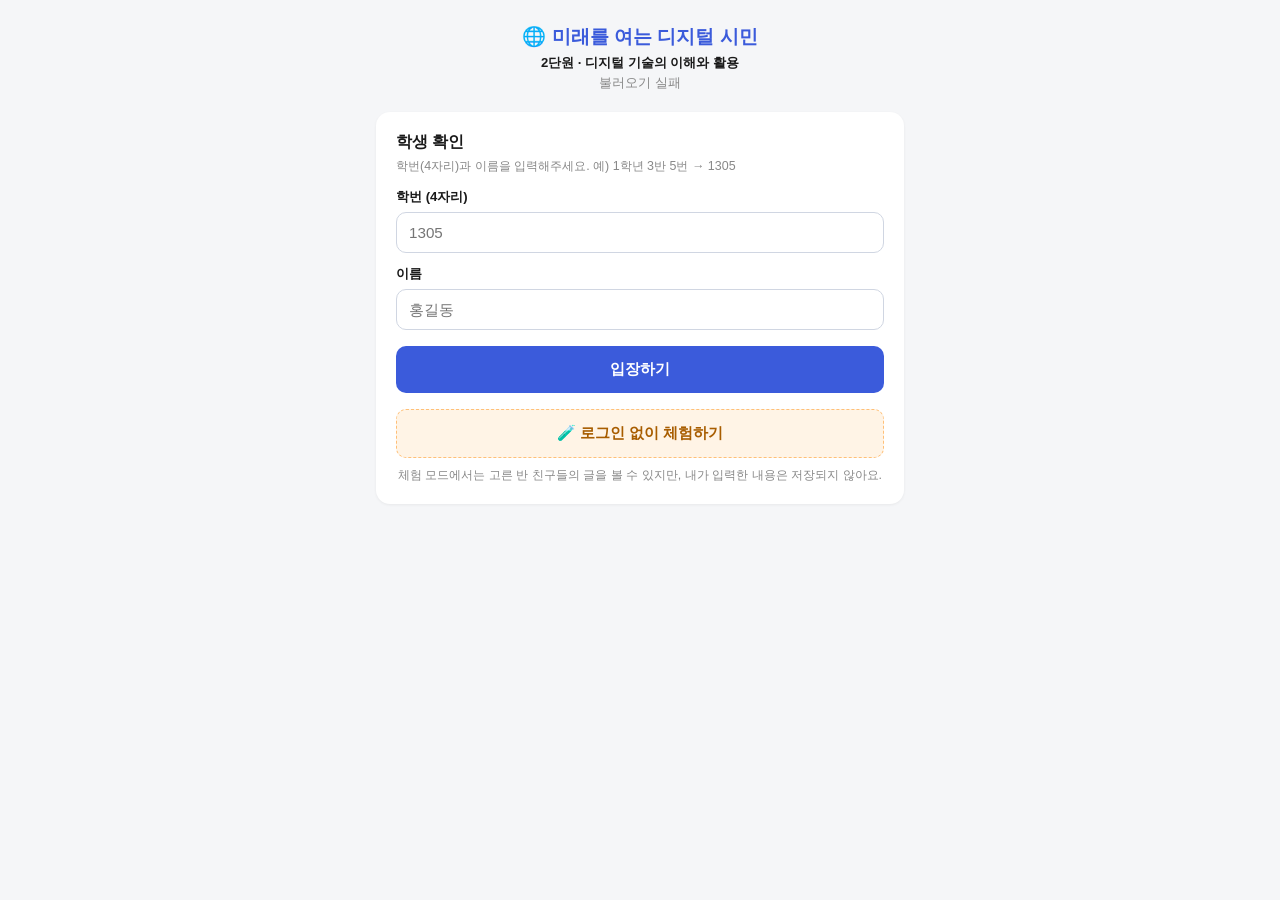
<file: session4-2.html>
<!DOCTYPE html>
<html lang="ko">
<head>
<meta charset="UTF-8">
<meta name="viewport" content="width=device-width, initial-scale=1.0">
<title>4차시 ② 성찰하고 정리하기 — 디지털 시민</title>
<link rel="stylesheet" href="common.css?v=4">
<style>
.chips { display: flex; gap: 6px; flex-wrap: wrap; margin: 4px 0 8px; }
.chip { border: 1.5px solid #b197fc; background: #f3f0ff; color: #5f3dc4; border-radius: 999px; padding: 5px 12px; font-size: 0.84rem; font-weight: 700; cursor: pointer; font-family: inherit; }
.chip:active { background: #e5dbff; }
.fb { font-size: 0.82rem; line-height: 1.6; }
.fb .it { margin: 6px 0; padding: 8px 10px; border-radius: 8px; background: #fff; }
.fb .it.ok { border-left: 4px solid #2f9e44; } .fb .it.no { border-left: 4px solid #e03131; }
.fb .score { font-weight: 800; font-size: 0.95rem; margin-bottom: 4px; }
.read h4 { margin: 10px 0 4px; font-size: 0.9rem; color: var(--accent); }
.read p { margin: 4px 0; font-size: 0.86rem; line-height: 1.7; }
.pledge { font-size: 0.92rem; line-height: 1.6; background: #f3f0ff; border-radius: 12px; padding: 10px 12px; }
.stack { display: flex; height: 14px; border-radius: 6px; overflow: hidden; background: #eef1f7; margin: 3px 0 2px; }
.stack i { display: block; height: 100%; }
.stack .s0 { background: #2f9e44; } .stack .s1 { background: #f0b429; } .stack .s2 { background: #e8590c; }
.dist { background: var(--surface); border-radius: 12px; padding: 12px 14px; margin-bottom: 12px; font-size: 0.8rem; }
.dist .t { font-weight: 700; font-size: 0.86rem; margin-bottom: 6px; }
.dist .lab { margin-top: 6px; }
.dist .nums { color: var(--text-muted); font-size: 0.74rem; }
.dc-info:has(.fb), .dc-info:has(.read) { background: #f8f9fa; border-left-color: #7950f2; }
.tabs { margin-top: 4px; }
</style>
</head>
<body>
<div class="wrap">
  <div id="dc-head"></div>

  <div class="tabs" id="tabs">
    <button class="tab-btn active" data-t="0">① 성찰하기</button>
    <button class="tab-btn" data-t="1">② 정리 퀴즈</button>
    <button class="tab-btn" data-t="2">③ 확산 후 기록</button>
    <button class="tab-btn" data-t="3">④ 읽기자료</button>
  </div>

  <div id="form"></div>
  <div id="board"></div>
</div>

<script src="session.js?v=4"></script>
<script src="dc.js?v=4"></script>
<script>
const RATES = [
  '하드웨어, 소프트웨어, 인공지능의 개념을 이해하고 무엇이 다른지 설명할 수 있는가?',
  '같은 목적이라도 상황에 따라 알맞은 도구가 달라질 수 있음을 설명할 수 있는가?',
  '맥락, 목적, 조건을 담아 구체적인 프롬프트를 작성할 수 있는가?',
  '인공지능의 환각 현상과 한계를 설명할 수 있는가?',
  '나의 상황에 맞는 도구를 고르고, 그 까닭을 설명할 수 있는가?',
];
const OX = [
  { q: '스마트폰이나 노트북처럼 눈에 보이고 손으로 만질 수 있는 물리적 장치를 소프트웨어라고 한다.', a: 'X', short: '소프트웨어=물리적 장치?', e: '눈에 보이고 만질 수 있는 물리적 장치는 \'하드웨어\'예요. 소프트웨어는 하드웨어에서 실행되는 프로그램이에요.' },
  { q: '800MB처럼 큰 파일을 여러 명에게 전달할 때는, 블루투스로 직접 보내는 것보다 클라우드에 올려 링크를 공유하는 것이 더 빠르고 안정적이다.', a: 'O', short: '큰 파일은 클라우드 공유', e: '블루투스는 가까운 기기 사이 소용량 전송에 적합해요. 대용량을 여러 명에게 보낼 때는 클라우드 링크 공유가 낫습니다.' },
  { q: '실시간 날씨를 확인할 때는 날씨 앱이, 길을 찾아갈 때는 지도 앱이 더 적합하다. 이처럼 하려는 일에 따라 알맞은 디지털 도구는 달라진다.', a: 'O', short: '일에 따라 알맞은 도구', e: '목적과 상황에 따라 더 알맞은 도구가 달라져요.' },
  { q: '인공지능에 질문할 때 \'어떤 상황인지\' 맥락 정보를 더하면 더 적합한 결과를 얻을 가능성이 높아진다.', a: 'O', short: '맥락을 더하면 결과가 좋아짐', e: '맥락을 알려 줄수록 AI가 의도에 맞는 결과를 만들 가능성이 높아져요.' },
  { q: '인공지능이 생성한 결과물은 항상 정확한 사실에 근거하므로, 따로 확인하거나 검증할 필요가 없다.', a: 'X', short: 'AI 결과는 검증 불필요?', e: '환각 현상처럼 AI는 사실이 아닌 내용을 사실처럼 말할 수 있어요. 중요한 정보는 반드시 확인해야 해요.' },
];
const STARS = [
  '디지털 기술의 구성 요소와 도구별 차이를 설명할 수 있는가?',
  '인공지능의 결과를 그대로 수용하지 않고 내가 직접 판단하고 검토할 수 있는가?',
  '나의 상황에서 적합한 도구를 선택하는 기준을 말할 수 있는가?',
];
const WORDS = ['목적', '맥락', '판단', '협력', '주체성', '이해'];

const GROUPS = [
  { title: '① 성찰하기 (pp.40-41)', fields: [].concat(
    RATES.map((q, i) => ({ id: 'rate' + (i + 1), type: 'rate3', short: '성찰 ' + (i + 1), label: (i + 1) + '. ' + q })),
    [
      { type: 'info', html: '<b>실천 다짐 쓰기</b> — 배운 내용을 떠올리며 핵심 단어를 눌러 보세요. 글 끝에 단어가 들어가요.<div class="chips" style="margin-top:6px">' +
        WORDS.map(w => '<button type="button" class="chip" data-word="' + w + '">' + w + '</button>').join('') + '</div>' +
        '<div class="dc-muted">예) 나는 디지털 도구를 사용할 때 목적과 맥락을 먼저 생각하고, 인공지능의 결과를 스스로 판단하며 주체성을 갖겠습니다. 인공지능을 이해하고 잘 협력하는 사람이 되겠습니다.</div>' },
      { id: 'pledge', type: 'textarea', rows: 4, short: '실천 다짐', label: '나는 앞으로 ______ 되겠습니다.', placeholder: '나는 앞으로 …(3~4줄) 되겠습니다.' },
    ]) },
  { title: '② 정리하기 · 스스로 점검하기 (p.42)', fields: [].concat(
    OX.map((o, i) => ({ id: 'ox' + (i + 1), type: 'ox', short: 'O/X ' + (i + 1), label: (i + 1) + '. ' + o.q, hint: i === 0 ? '맞으면 O, 틀리면 X를 골라요.' : '' })),
    [{ type: 'info', html: '<div class="fb" id="oxfb">저장하면 정답과 설명이 여기에 나타나요.</div>' }],
    STARS.map((q, i) => ({ id: 'star' + (i + 1), type: 'stars', short: '스스로 점검 ' + (i + 1), label: '스스로 점검 ' + (i + 1) + '. ' + q }))) },
  { title: '③ 확산 후 반응 기록 (p.41)', fields: [
    { id: 'share1', type: 'textarea', rows: 3, short: '후배·친구들의 반응', label: '후배·친구들의 반응' },
    { id: 'share2', type: 'textarea', rows: 3, short: '느낀 점', label: '느낀 점' },
    { id: 'share3', type: 'textarea', rows: 3, short: '다음에 보완하고 싶은 점', label: '다음에 보완하고 싶은 점' },
  ] },
  { title: '④ 읽기 자료 (p.43) — 인공지능의 답, 그대로 써도 될까?', fields: [
    { type: 'info', html: '<div class="read"><h4>⚖️ 존재하지 않는 판례</h4><p>미국의 한 변호사가 재판 서류에 쓸 판례(비슷한 사건에서 법원이 내린 판단 기록)를 생성형 AI 챗봇에게 물었어요. 챗봇은 사건 이름과 판결 내용이 있는 자료를 여러 건 내놓았고 진짜처럼 보여 그대로 법원에 제출했지요. 하지만 상대편 변호사도 판사도 그 판례를 찾을 수 없었어요. 실제로 존재하지 않는, AI가 그럴듯하게 지어낸 답변이었답니다.</p>' +
      '<h4>💡 우리가 얻을 교훈</h4><p>문제는 AI를 사용했다는 사실 자체가 아니라, 정확해야 하는 상황에서 AI의 답변만 믿고 공식 자료로 다시 확인하지 않은 것이에요. 판례처럼 정확해야 하는 정보는 법원 기록이나 믿을 만한 검색 시스템에서 실제로 존재하는지 확인해야 해요.</p>' +
      '<p>생성형 AI는 글을 자연스럽게 만들고 아이디어를 정리하는 데 도움이 되지만 항상 사실만 말하지는 않아요. 사용하기 전, 마지막 확인은 직접 해야 합니다.</p></div>' },
  ] },
];

function showTab(i) {
  document.querySelectorAll('.tab-btn').forEach(b => b.classList.toggle('active', +b.dataset.t === i));
  document.querySelectorAll('#form .dc-group').forEach((g, k) => { g.style.display = k === i ? '' : 'none'; });
}
document.getElementById('tabs').addEventListener('click', e => {
  const b = e.target.closest('.tab-btn'); if (b) { showTab(+b.dataset.t); window.scrollTo({ top: 0, behavior: 'smooth' }); }
});
document.addEventListener('click', e => {
  const c = e.target.closest('.chip'); if (!c) return;
  const ta = document.querySelector('[data-fid="pledge"]'); if (!ta) return;
  const s = ta.selectionStart, en = ta.selectionEnd;
  const hasSel = document.activeElement === ta;
  const w = (hasSel && s > 0 && !/\s/.test(ta.value[s - 1]) ? ' ' : '') + c.dataset.word;
  if (hasSel) { ta.value = ta.value.slice(0, s) + w + ta.value.slice(en); ta.selectionStart = ta.selectionEnd = s + w.length; }
  else ta.value += (ta.value && !/\s$/.test(ta.value) ? ' ' : '') + w;
  ta.focus();
});

function renderFb(rec) {
  const a = rec && rec.answers, box = document.getElementById('oxfb');
  if (!box || !a || !OX.some((o, i) => a['ox' + (i + 1)])) return;
  let ok = 0;
  const items = OX.map((o, i) => {
    const m = a['ox' + (i + 1)], right = m === o.a; if (right) ok++;
    return '<div class="it ' + (right ? 'ok' : 'no') + '"><b>' + (right ? '⭕ 정답' : '❌ 오답') + '</b> (' + (i + 1) + '번 · 내 답 ' + (m || '미응답') + ' / 정답 ' + o.a + ')<br>' + DC.esc(o.e) + '</div>';
  }).join('');
  box.innerHTML = '<div class="score">🎯 ' + OX.length + '문제 중 ' + ok + '문제 정답</div>' + items;
}

function stats(list) {
  if (!list.some(r => r.id === DC.student.id) && !DC.canPeek()) return '';
  const ox = OX.map((o, i) => {
    const ans = list.map(r => r.answers['ox' + (i + 1)]).filter(Boolean);
    const pct = ans.length ? Math.round(ans.filter(x => x === o.a).length / ans.length * 100) : 0;
    return { label: (i + 1) + '. ' + o.short, value: pct };
  });
  const rate = RATES.map((q, i) => {
    const c = DC.RATE3.map(r => list.filter(x => x.answers['rate' + (i + 1)] === r).length);
    const tot = c[0] + c[1] + c[2] || 1;
    return '<div class="lab">' + (i + 1) + '. ' + DC.esc(q.slice(0, 22)) + '…<div class="stack">' + c.map((n, k) => '<i class="s' + k + '" style="width:' + n / tot * 100 + '%"></i>').join('') + '</div>' +
      '<div class="nums">잘함 ' + c[0] + ' · 보통 ' + c[1] + ' · 노력 ' + c[2] + '</div></div>';
  }).join('');
  return DC.barsHtml(ox, { title: '📊 우리 반 O/X 정답률', unit: '%' }) +
    '<div class="dist"><div class="t">🙋 우리 반 자기평가 분포 (초록=잘함, 노랑=보통, 주황=노력)</div>' + rate + '</div>';
}

DC.start({ title: '4차시 ② 성찰하고 정리하기', subtitle: '우리의 배움을 어떻게 되돌아보고 실천할 수 있을까?' }).then(() => {
  DC.form({
    mount: '#form', key: 's4/reflect', title: '📝 단원 마무리', groups: GROUPS, required: ['pledge'],
    onLoad: rec => { showTab(0); renderFb(rec); },
    onSaved: rec => renderFb(rec),
  });
  DC.board({
    mount: '#board', key: 's4/reflect', title: '🌱 우리 반 실천 다짐 벽', sort: 'likes',
    hint: '친구의 다짐에 ❤️와 응원 댓글을 남겨 주세요. 다짐은 저장하면 열려요.',
    cardHtml: r => '<div class="pledge">' + DC.nl2br(r.answers.pledge || '') + '</div>',
    extraTop: stats,
  });
});
</script>
</body>
</html>
</file>
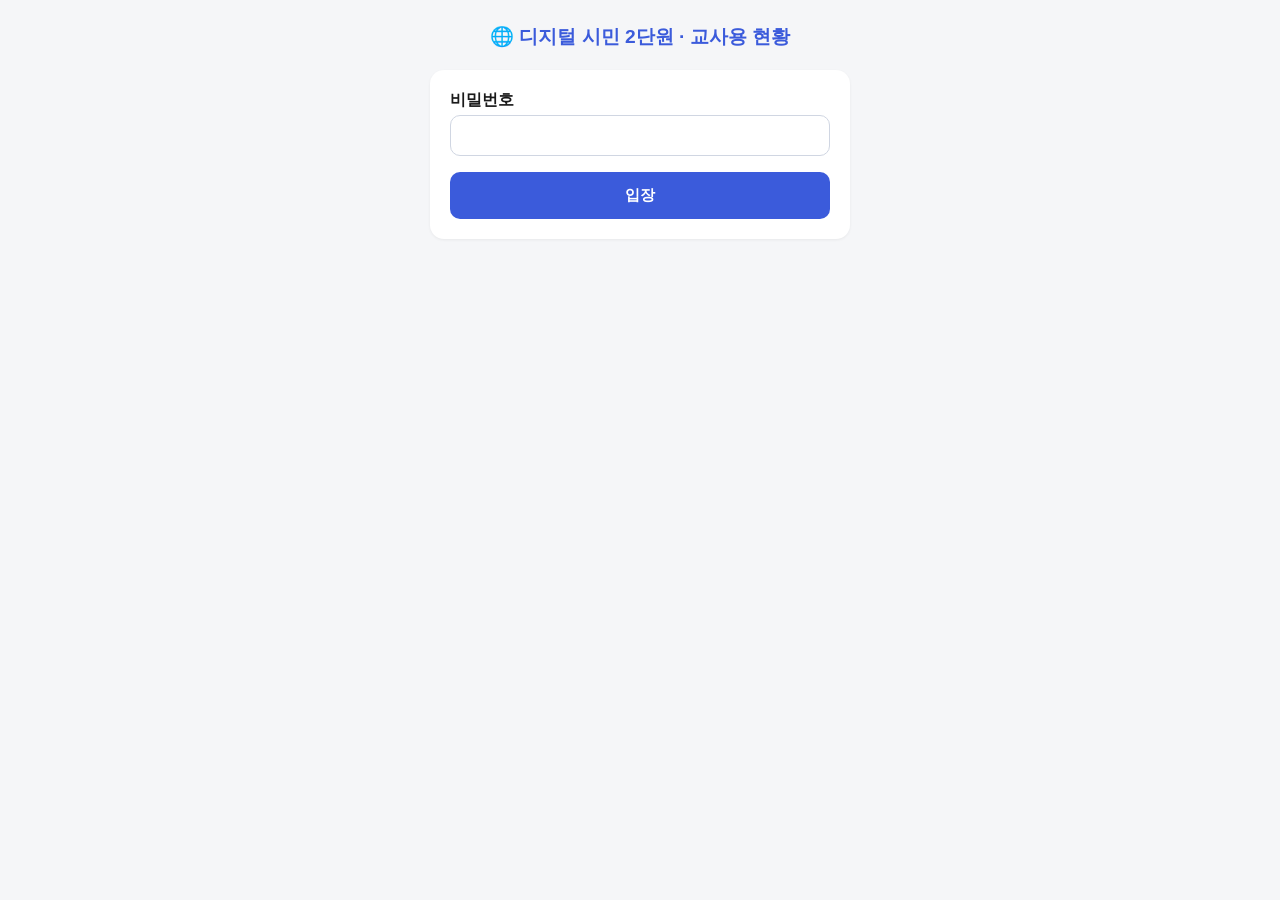
<file: teacher.html>
<!DOCTYPE html>
<html lang="ko">
<head>
<meta charset="UTF-8">
<meta name="viewport" content="width=device-width, initial-scale=1.0">
<title>교사용 현황 — 디지털 시민 2단원</title>
<link rel="stylesheet" href="common.css?v=4">
<style>
.wrap { max-width: 1100px; }
.step { display: none; } .step.active { display: block; }
.toolbar { display: flex; gap: 8px; flex-wrap: wrap; align-items: center; margin-bottom: 12px; }
.toolbar select { padding: 9px; border-radius: 10px; border: 1.5px solid var(--accent); font-family: inherit; font-size: 0.88rem; }
.grid-wrap { overflow-x: auto; background: var(--surface); border-radius: 14px; box-shadow: 0 1px 3px rgba(0,0,0,0.06); }
table.grid { border-collapse: collapse; width: 100%; font-size: 0.8rem; }
.grid th, .grid td { border-bottom: 1px solid #eef1f7; padding: 7px 8px; text-align: center; white-space: nowrap; }
.grid th { background: #f2f4fa; position: sticky; top: 0; font-size: 0.74rem; }
.grid td.name { text-align: left; font-weight: 600; }
.grid td.cell { cursor: pointer; }
.grid td.done { background: #ebfbee; color: #2f9e44; font-weight: 700; }
.grid td.miss { color: #ccc; }
.grid tr.sum td { background: #f8f9fc; font-weight: 700; }
.ans-card { background: var(--surface); border-radius: 12px; padding: 12px 14px; margin-bottom: 10px; box-shadow: 0 1px 3px rgba(0,0,0,0.06); font-size: 0.84rem; }
.ans-card h4 { margin: 0 0 6px; font-size: 0.86rem; }
.kv { display: grid; grid-template-columns: 130px 1fr; gap: 3px 10px; line-height: 1.5; }
.kv b { color: var(--accent); font-size: 0.74rem; word-break: break-all; }
.kv div { white-space: pre-wrap; word-break: break-word; }
.modal-bg { position: fixed; inset: 0; background: rgba(0,0,0,0.35); display: none; align-items: flex-start; justify-content: center; padding: 30px 12px; overflow-y: auto; z-index: 50; }
.modal-bg.show { display: flex; }
.modal { background: var(--bg); border-radius: 14px; padding: 16px; max-width: 720px; width: 100%; }
</style>
</head>
<body>
<div class="wrap">
  <div class="header"><h1>🌐 디지털 시민 2단원 · 교사용 현황</h1><p id="semLabel"></p></div>

  <div class="step active" id="step-pw">
    <div class="card" style="max-width:420px;margin:0 auto">
      <h2>비밀번호</h2>
      <input type="password" id="pwInput">
      <div class="error-msg" id="pwError"></div>
      <button class="btn" onclick="checkPw()">입장</button>
    </div>
  </div>

  <div class="step" id="step-main">
    <div class="toolbar">
      <select id="banSelect" onchange="loadClass()"></select>
      <button class="btn small secondary" onclick="loadClass()">🔄 새로고침</button>
      <button class="btn small secondary" onclick="exportCsv()">⬇️ CSV 내보내기</button>
      <span class="dc-muted" id="loadInfo"></span>
    </div>
    <p class="hint">칸을 누르면 그 학생의 응답, 활동 이름을 누르면 반 전체 응답을 볼 수 있어요. 학생 페이지에서 교사 계정(3000/김병선)으로 들어가면 반을 골라 게시판·댓글을 볼 수 있어요.</p>
    <div class="grid-wrap"><table class="grid" id="grid"></table></div>
    <div id="detail" style="margin-top:16px"></div>
  </div>
</div>
<div class="modal-bg" id="modal" onclick="if(event.target===this)this.classList.remove('show')"><div class="modal" id="modalBody"></div></div>

<script src="session.js?v=4"></script>
<script src="dc.js?v=4"></script>
<script>
const PASSWORD = 'byung0703!';
const ACTS = [
  { key: 's1/situation', label: '1-① 상황 이해' },
  { key: 's1/quiz', label: '1-② 개념 퀴즈' },
  { key: 's1/mission', label: '1-③ 도구 비교' },
  { key: 's2/limits', label: '2-① 한계·역할' },
  { key: 's2/prompt', label: '2-② 프롬프트' },
  { key: 's3/principle', label: '3-① 나의 원칙' },
  { key: 's3/guide', label: '3-② 가이드' },
  { key: 's4/check', label: '4-① 점검·공유' },
  { key: 's4/reflect', label: '4-② 성찰' },
];
let roster = {}, data = {}, comments = {}, curBan = '';

window.checkPw = function () {
  if (document.getElementById('pwInput').value !== PASSWORD) {
    const e = document.getElementById('pwError'); e.textContent = '비밀번호가 다릅니다.'; e.classList.add('show'); return;
  }
  document.getElementById('step-pw').classList.remove('active');
  document.getElementById('step-main').classList.add('active');
  init();
};
document.getElementById('pwInput').addEventListener('keydown', e => { if (e.key === 'Enter') checkPw(); });

// 교사 페이지는 학생 로그인 없이 동작하도록 DC.student를 교사로 둔다.
DC.student = { id: '3000', name: '김병선', isTeacher: true };

async function init() {
  await DC.start({ needLogin: false });
  document.getElementById('semLabel').textContent = `${DC.cfg.year}학년도 ${DC.cfg.sem}학기`;
  roster = await fetch(`${DC.DB_URL}/years/${DC.cfg.year}/students.json`).then(r => r.json()) || {};
  // 반 목록 = 명단에 있는 학년-반 + 데이터에만 있는 반(테스트 등)
  const bans = new Set(Object.values(roster).map(s => `${s.grade}-${s.ban}`));
  const shallow = await Promise.all(ACTS.map(a => DC.get(a.key + '?shallow=true').catch(() => null)));
  shallow.forEach(d => Object.keys(d || {}).forEach(b => bans.add(b)));
  const list = [...bans].sort((a, b) => {
    const [ga, ba] = a.split('-').map(Number), [gb, bb] = b.split('-').map(Number);
    return (ga - gb) || (ba - bb) || a.localeCompare(b);
  });
  const sel = document.getElementById('banSelect');
  sel.innerHTML = list.map(b => {
    const n = shallow.reduce((s, d) => s + (d && d[b] ? 1 : 0), 0);
    return `<option value="${DC.escAttr(b)}">${DC.esc(DC.banLabel(b))}${n ? ` · 활동 ${n}개 진행` : ''}</option>`;
  }).join('');
  const firstActive = list.find(b => shallow.some(d => d && d[b]));
  if (firstActive) sel.value = firstActive;
  loadClass();
}

window.loadClass = async function () {
  curBan = document.getElementById('banSelect').value;
  document.getElementById('loadInfo').textContent = '불러오는 중...';
  const res = await Promise.all(ACTS.map(a => DC.get(`${a.key}/${curBan}`).catch(() => null)));
  const cm = await Promise.all(ACTS.map(a => DC.get(`${a.key}__comments/${curBan}`).catch(() => null)));
  ACTS.forEach((a, i) => { data[a.key] = res[i] || {}; comments[a.key] = cm[i] || {}; });
  document.getElementById('loadInfo').textContent = `불러옴 ${new Date().toLocaleTimeString()}`;
  renderGrid();
  document.getElementById('detail').innerHTML = '';
};

function students() {
  const map = {};
  const [g, b] = curBan.split('-');
  Object.entries(roster).forEach(([id, s]) => { if (String(s.grade) === g && String(s.ban) === b) map[id] = { id, name: s.name, num: s.num }; });
  // 명단에 없지만 응답이 있는 학생(교사 테스트 등)도 표시
  ACTS.forEach(a => Object.values(data[a.key]).forEach(r => { if (r && !map[r.id]) map[r.id] = { id: r.id, name: r.name, num: r.num || 0 }; }));
  return Object.values(map).sort((x, y) => (x.num - y.num) || x.id.localeCompare(y.id));
}

function renderGrid() {
  const st = students();
  let h = '<tr><th>번호</th><th>이름</th>' + ACTS.map((a, i) => `<th><a href="#" onclick="showAct(${i});return false">${DC.esc(a.label)}</a></th>`).join('') + '<th>완료</th></tr>';
  st.forEach(s => {
    let done = 0;
    h += `<tr><td>${s.num || ''}</td><td class="name">${DC.esc(s.name)}</td>`;
    ACTS.forEach((a, i) => {
      const r = data[a.key][s.id];
      if (r) { done++; h += `<td class="cell done" onclick="showOne('${s.id}',${i})" title="${DC.fmtTime(r.updatedAt)}">✓${a.key === 's1/quiz' && r.answers && r.answers.score !== undefined ? ' ' + DC.esc(r.answers.score) : ''}</td>`; }
      else h += '<td class="miss">·</td>';
    });
    h += `<td><b>${done}</b>/${ACTS.length}</td></tr>`;
  });
  h += '<tr class="sum"><td></td><td class="name">제출 인원</td>' + ACTS.map(a => `<td>${Object.keys(data[a.key]).length}</td>`).join('') + '<td></td></tr>';
  document.getElementById('grid').innerHTML = h;
}

function kvHtml(ans) {
  return '<div class="kv">' + Object.entries(ans || {}).filter(([, v]) => !DC.isEmpty(v)).map(([k, v]) =>
    `<b>${DC.esc(k)}</b><div>${DC.esc(Array.isArray(v) ? v.join(', ') : typeof v === 'object' ? JSON.stringify(v) : v)}</div>`).join('') + '</div>';
}
function commentsHtml(key, id) {
  const c = comments[key][id]; if (!c) return '';
  return '<div class="dc-muted" style="margin-top:8px">💬 받은 댓글: ' + Object.values(c).sort((a, b) => a.ts - b.ts).map(x => `<b>${DC.esc(x.name)}</b> ${DC.esc(x.text)}`).join(' / ') + '</div>';
}

window.showOne = function (id, i) {
  const a = ACTS[i], r = data[a.key][id];
  document.getElementById('modalBody').innerHTML = `<div class="ans-card"><h4>${DC.esc(a.label)} — ${r.num || ''}번 ${DC.esc(r.name)} <span class="dc-muted">${DC.fmtTime(r.updatedAt)}</span></h4>${kvHtml(r.answers)}${commentsHtml(a.key, id)}</div>
    <button class="btn secondary" onclick="document.getElementById('modal').classList.remove('show')">닫기</button>`;
  document.getElementById('modal').classList.add('show');
};

window.showAct = function (i) {
  const a = ACTS[i];
  const recs = Object.values(data[a.key]).sort((x, y) => (x.num || 0) - (y.num || 0));
  document.getElementById('detail').innerHTML = `<h3>${DC.esc(a.label)} · ${recs.length}명 제출</h3>` +
    (recs.length ? recs.map(r => `<div class="ans-card"><h4>${r.num || ''}번 ${DC.esc(r.name)} <span class="dc-muted">${DC.fmtTime(r.updatedAt)}</span></h4>${kvHtml(r.answers)}${commentsHtml(a.key, r.id)}</div>`).join('') : '<div class="empty-state">아직 제출이 없어요.</div>');
  document.getElementById('detail').scrollIntoView({ behavior: 'smooth' });
};

window.exportCsv = function () {
  const st = students();
  const cols = [];
  ACTS.forEach(a => {
    const keys = new Set();
    Object.values(data[a.key]).forEach(r => Object.keys(r.answers || {}).forEach(k => keys.add(k)));
    [...keys].forEach(k => cols.push({ key: a.key, field: k, head: `${a.label}:${k}` }));
  });
  const q = v => '"' + String(v === undefined || v === null ? '' : Array.isArray(v) ? v.join(', ') : v).replace(/"/g, '""') + '"';
  const lines = [['학번', '번호', '이름', ...cols.map(c => c.head)].map(q).join(',')];
  st.forEach(s => lines.push([s.id, s.num, s.name, ...cols.map(c => { const r = data[c.key][s.id]; return r && r.answers ? r.answers[c.field] : ''; })].map(q).join(',')));
  const blob = new Blob(['﻿' + lines.join('\r\n')], { type: 'text/csv;charset=utf-8' });
  const a = document.createElement('a'); a.href = URL.createObjectURL(blob);
  a.download = `디지털시민_2단원_${DC.banLabel(curBan).replace(/\s/g, '')}.csv`; a.click();
};
</script>
</body>
</html>
</file>
<file: common.css>
* { box-sizing: border-box; }
:root {
  --bg: #f5f6f8; --surface: #ffffff; --text: #1a1a1a; --text-muted: #888888;
  --border: #d0d6e2; --accent: #3b5bdb; --accent-soft: #e7ecff; --danger: #c0392b; --danger-soft: #fdecea;
}
body {
  margin: 0; font-family: -apple-system, "Apple SD Gothic Neo", "Malgun Gothic", sans-serif;
  background: var(--bg); color: var(--text);
}
.wrap { max-width: 560px; margin: 0 auto; padding: 24px 16px 60px; }
.header { text-align: center; margin-bottom: 20px; }
.header h1 { font-size: 1.2rem; margin: 0 0 4px; color: var(--accent); }
.header p { font-size: 0.82rem; color: var(--text-muted); margin: 0; }

.card { background: var(--surface); border-radius: 14px; padding: 20px; margin-bottom: 14px; box-shadow: 0 1px 3px rgba(0,0,0,0.06); }
.card h2 { font-size: 0.98rem; margin: 0 0 4px; color: var(--text); }
.card .hint { font-size: 0.78rem; color: var(--text-muted); margin: 0 0 12px; line-height: 1.5; }

label.field-label { display: block; font-size: 0.82rem; font-weight: 700; color: var(--text); margin: 12px 0 6px; }
label.field-label:first-child { margin-top: 0; }
input[type=text], input[type=tel], input[type=password], textarea {
  width: 100%; padding: 11px 12px; border: 1.5px solid var(--border); border-radius: 10px;
  font-size: 0.95rem; font-family: inherit; background: var(--surface); color: var(--text); outline: none;
}
textarea { resize: vertical; min-height: 70px; }
input:focus, textarea:focus { border-color: var(--accent); }

.btn {
  width: 100%; padding: 13px; border: none; border-radius: 10px; background: var(--accent); color: #fff;
  font-size: 0.95rem; font-weight: 700; cursor: pointer; margin-top: 16px;
}
.btn:disabled { opacity: 0.45; cursor: default; }
.btn.secondary { background: var(--accent-soft); color: var(--accent); }
.btn.small { width: auto; padding: 8px 14px; font-size: 0.82rem; margin-top: 0; }
.btn.danger-outline { background: #fff; color: var(--danger); border: 1.5px solid var(--danger-soft); }

.error-msg { font-size: 0.82rem; color: var(--danger); background: var(--danger-soft); border-radius: 8px; padding: 8px 10px; margin-top: 10px; display: none; }
.error-msg.show { display: block; }
.ok-msg { font-size: 0.82rem; color: var(--accent); background: var(--accent-soft); border-radius: 8px; padding: 8px 10px; margin-top: 10px; display: none; }
.ok-msg.show { display: block; }

.who-banner {
  display: flex; align-items: center; justify-content: space-between; gap: 10px; flex-wrap: wrap;
  background: var(--accent-soft); color: var(--accent); border-radius: 10px; padding: 10px 14px;
  font-size: 0.85rem; font-weight: 600; margin-bottom: 16px;
}
.who-banner .links { display: flex; gap: 12px; }
.who-banner button, .who-banner a { background: none; border: none; color: var(--accent); font-size: 0.78rem; cursor: pointer; text-decoration: underline; font-weight: 400; padding: 0; }

.loading-state { text-align: center; padding: 40px 0; color: var(--text-muted); font-size: 0.9rem; }
.empty-state { text-align: center; color: var(--text-muted); padding: 40px 0; font-size: 0.88rem; }

.checklist { font-size: 0.8rem; color: var(--text-muted); line-height: 1.7; background: var(--bg); border-radius: 8px; padding: 10px 14px; margin: 8px 0 4px; }

/* ---------- 디지털 시민 공용 (dc.js) ---------- */
.dc-hint { font-size: 0.76rem; color: var(--text-muted); margin: -2px 0 6px; line-height: 1.5; }
.dc-example { font-size: 0.76rem; color: #5c6b8a; background: #f2f4fa; border-radius: 8px; padding: 6px 10px; margin: 0 0 6px; line-height: 1.5; }
.dc-info { font-size: 0.85rem; line-height: 1.65; background: #fff8e6; border-left: 4px solid #f0b429; border-radius: 8px; padding: 10px 12px; margin: 12px 0; }
.dc-group { border: 1.5px dashed var(--border); border-radius: 12px; padding: 12px 14px; margin: 14px 0; }
.dc-group-title { font-weight: 800; font-size: 0.9rem; color: var(--accent); margin-bottom: 2px; }
.dc-affix { display: flex; align-items: center; gap: 6px; flex-wrap: wrap; }
.dc-affix input, .dc-affix textarea { flex: 1; min-width: 150px; }
.dc-affix span { font-size: 0.85rem; color: var(--text-muted); }
.dc-choices { display: flex; flex-wrap: wrap; gap: 8px; }
.dc-choices.col { flex-direction: column; }
.dc-choice { display: flex; align-items: center; gap: 6px; border: 1.5px solid var(--border); border-radius: 10px; padding: 8px 12px; cursor: pointer; font-size: 0.86rem; background: var(--surface); }
.dc-choice:has(input:checked) { border-color: var(--accent); background: var(--accent-soft); color: var(--accent); font-weight: 700; }
.dc-choices.stars .dc-choice { color: #f0a500; letter-spacing: 1px; }
.dc-saved { margin-top: 14px; background: #f6f8fc; border: 1px solid #e1e6f2; border-radius: 10px; padding: 10px 12px; font-size: 0.82rem; }
.dc-saved-title { font-weight: 700; margin-bottom: 6px; }
.dc-saved-row, .dc-post-row { margin: 6px 0; line-height: 1.55; }
.dc-saved-row b, .dc-post-row b { display: block; font-size: 0.74rem; color: var(--accent); }
.dc-muted { color: var(--text-muted); font-size: 0.78rem; font-weight: 400; }
.dc-board { margin: 18px 0; }
.dc-board-title { font-weight: 800; font-size: 1rem; margin-bottom: 4px; }
.dc-ban-select { width: 100%; padding: 9px; border-radius: 10px; border: 1.5px solid var(--accent); margin-bottom: 8px; font-family: inherit; }
.dc-locked { text-align: center; background: var(--surface); border-radius: 12px; padding: 22px 14px; color: var(--text-muted); font-size: 0.88rem; }
.sort-row { display: flex; gap: 8px; margin-bottom: 12px; }
.sort-btn { flex: 1; padding: 8px; border-radius: 10px; border: 1.5px solid var(--border); background: var(--surface); color: var(--text-muted); font-size: 0.82rem; font-weight: 600; cursor: pointer; }
.sort-btn.active { background: var(--accent); color: #fff; border-color: var(--accent); }
.post-card { background: var(--surface); border-radius: 14px; padding: 16px; margin-bottom: 12px; box-shadow: 0 1px 3px rgba(0,0,0,0.06); font-size: 0.88rem; }
.post-card.mine { box-shadow: 0 0 0 2px var(--accent-soft), 0 1px 3px rgba(0,0,0,0.06); }
.post-author { font-size: 0.78rem; color: var(--text-muted); margin-bottom: 6px; }
.me-tag { background: var(--accent); color: #fff; border-radius: 6px; padding: 0 6px; font-size: 0.7rem; }
.post-actions { display: flex; align-items: center; gap: 10px; margin: 10px 0 8px; }
.like-btn { padding: 6px 12px; border-radius: 999px; border: 1.5px solid var(--border); background: var(--surface); font-size: 0.82rem; cursor: pointer; font-weight: 600; }
.like-btn.liked { background: #fdecea; border-color: #f2b8ae; color: var(--danger); }
.like-names { font-size: 0.72rem; color: var(--text-muted); flex: 1; }
.comment-list { display: flex; flex-direction: column; gap: 4px; margin-bottom: 6px; }
.comment-row { display: flex; align-items: baseline; gap: 6px; font-size: 0.82rem; line-height: 1.5; }
.comment-row .comment-text { flex: 1; }
.comment-row b { color: var(--accent); }
.comment-del-btn { background: none; border: none; color: var(--text-muted); font-size: 0.7rem; cursor: pointer; }
.comment-input-row { display: flex; gap: 6px; }
.comment-input-row input { flex: 1; padding: 8px 10px; font-size: 0.84rem; }
.comment-input-row button { padding: 8px 12px; border: none; border-radius: 8px; background: var(--accent); color: #fff; font-size: 0.8rem; font-weight: 700; cursor: pointer; white-space: nowrap; }
.dc-bars { background: var(--surface); border-radius: 12px; padding: 12px 14px; margin-bottom: 12px; }
.dc-bars-title { font-weight: 700; font-size: 0.86rem; margin-bottom: 8px; }
.dc-bar-row { display: grid; grid-template-columns: minmax(80px, 38%) 1fr 42px; align-items: center; gap: 8px; margin: 5px 0; font-size: 0.8rem; }
.dc-bar-track { background: #eef1f7; border-radius: 6px; height: 14px; overflow: hidden; }
.dc-bar-fill { background: var(--accent); height: 100%; border-radius: 6px; transition: width .4s; }
.dc-bar-row.hl .dc-bar-fill { background: #2f9e44; }
.dc-bar-val { text-align: right; color: var(--text-muted); }
.concept { background: var(--surface); border-radius: 14px; padding: 16px 18px; margin-bottom: 14px; box-shadow: 0 1px 3px rgba(0,0,0,0.06); font-size: 0.88rem; line-height: 1.7; }
.concept h3 { margin: 0 0 6px; font-size: 0.95rem; color: var(--accent); }
.concept table { width: 100%; border-collapse: collapse; font-size: 0.8rem; margin: 8px 0; }
.concept th, .concept td { border: 1px solid #e1e6f2; padding: 6px 8px; text-align: left; vertical-align: top; }
.concept th { background: #f2f4fa; }
.tabs { display: flex; gap: 6px; overflow-x: auto; margin-bottom: 14px; position: sticky; top: 0; background: var(--bg); padding: 6px 0; z-index: 5; }
.tab-btn { flex: none; padding: 8px 12px; border-radius: 999px; border: 1.5px solid var(--border); background: var(--surface); font-size: 0.8rem; font-weight: 700; color: var(--text-muted); cursor: pointer; }
.tab-btn.active { background: var(--accent); border-color: var(--accent); color: #fff; }

.dc-guest-bar { background: #fff4e6; border: 1.5px solid #ffc078; color: #a85d00; border-radius: 10px; padding: 9px 12px; font-size: 0.8rem; line-height: 1.55; margin: -6px 0 16px; }
.btn.guest { background: #fff4e6; color: #a85d00; border: 1.5px dashed #ffc078; }
</file>
